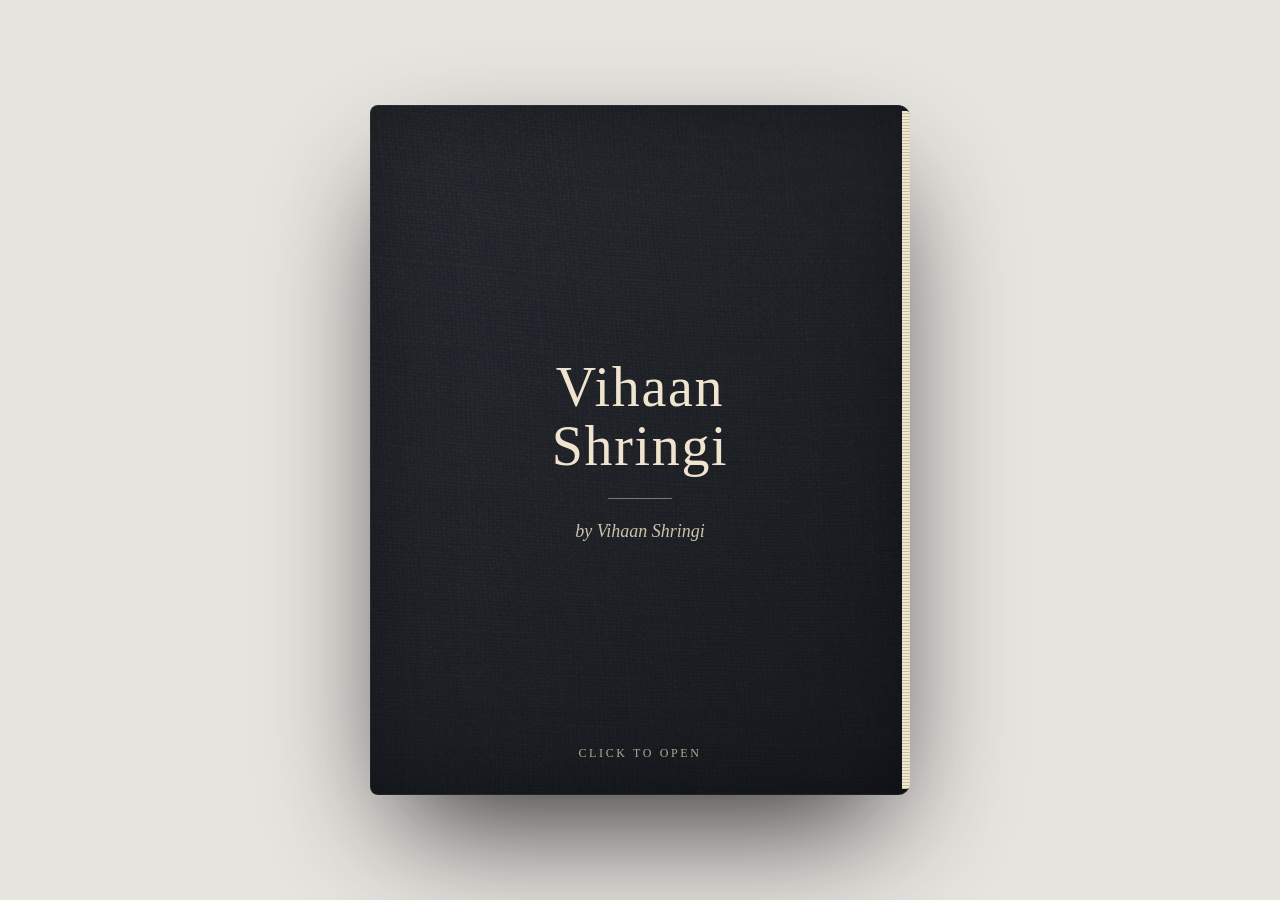
<file: index.html>
<!DOCTYPE html><html lang="en"><head>
<meta charset="UTF-8"/><meta name="viewport" content="width=device-width, initial-scale=1.0"/>
<title>Vihaan Shringi</title><link rel="icon" type="image/webp" href="favicon.webp"/><link rel="icon" type="image/png" href="favicon.png"/><link rel="apple-touch-icon" href="apple-touch-icon.png"/>
<style>
 *{margin:0;padding:0;box-sizing:border-box}
 html,body{height:100%}
 /* metrics are recomputed in JS from the rendered page width so the book scales
    as one piece (type, margins, photos) instead of only the frame shrinking */
 :root{--pad:56px;--padb:46px;--picw:205px;--capfs:12.5px}
 body{font-family:"Times New Roman",Times,serif;overflow:hidden;display:flex;align-items:center;justify-content:center;
   background:#e7e5e0;-webkit-text-size-adjust:100%}
 /* Lock the real proportions instead of stretching to fill the viewport: a page
    is 540x690 (0.7826), the open book 1080x690 (1.5652). Width is capped by BOTH
    the viewport width and the width that height allows, so the book always keeps
    its shape and the background letterboxes around it — same as on desktop. */
 .book{position:relative;width:min(1080px,93vw,85vh * 1.5652);aspect-ratio:1080/690;display:flex;perspective:2200px;border-radius:7px;box-shadow:0 54px 120px -26px rgba(0,0,0,.78),0 10px 34px rgba(0,0,0,.45)}
 /* portrait phones: one page at a time, at that page's true 540:690 shape */
 body.single .book{width:min(560px,94vw,78vh * 0.7826);aspect-ratio:540/690;box-shadow:0 30px 70px -20px rgba(0,0,0,.7),0 6px 20px rgba(0,0,0,.4)}
 body.single .page.right,body.single .spine{display:none}
 body.single .page.left{border-radius:7px;box-shadow:0 0 0 1px rgba(60,45,20,.10)}
 body.single .page.left::before{background:linear-gradient(90deg,rgba(60,45,20,.10),transparent 9%)}
 body.single #flip{width:100%}
 /* landscape phones are short: pull the book in via width (never height, which
    would break the aspect ratio) so the nav has room below it */
 @media (max-height:460px) and (orientation:landscape){
   .book{width:min(1080px,93vw,78vh * 1.5652)} .nav{bottom:5px} .nav button{padding:4px 11px;font-size:12px}
 }
 /* the cover's 52px inset is a big share of a phone-width page */
 @media (max-width:820px){ .clothbook{padding:34px} .cover-open{bottom:22px} }
 .page{position:relative;flex:1;overflow:hidden;background:url("media/paper.jpg") center/cover,#f4ecd8}
 .page.left{border-radius:7px 0 0 7px;box-shadow:-3px 0 0 #e7dcc0,-6px 0 0 #ddd1b2,-9px 0 0 #d3c6a4,-12px 0 0 #cdbf9d}
 .page.left::before{content:"";position:absolute;inset:0;background:linear-gradient(90deg,rgba(60,45,20,.12),transparent 16%)}
 .page.right{border-radius:0 7px 7px 0;box-shadow:3px 0 0 #e7dcc0,6px 0 0 #ddd1b2,9px 0 0 #d3c6a4,12px 0 0 #cdbf9d;background-position:right center}
 .page.right::before{content:"";position:absolute;inset:0;background:linear-gradient(270deg,rgba(60,45,20,.12),transparent 16%)}
 .spine{position:absolute;top:0;bottom:0;left:50%;width:46px;transform:translateX(-50%);z-index:6;pointer-events:none;background:linear-gradient(90deg,rgba(0,0,0,0),rgba(40,28,12,.28) 48%,rgba(60,42,20,.4) 50%,rgba(40,28,12,.28) 52%,rgba(0,0,0,0))}
 .chead{position:absolute;top:48px;left:var(--pad);right:var(--pad);z-index:2} .chead.empty{display:none}
 .cyear{font-size:62px;line-height:1;color:#2a2014} .csub{font-style:italic;color:#8a7a52;font-size:16px;margin-top:8px}
 .flow{position:absolute;left:var(--pad);right:var(--pad);bottom:var(--padb);top:50px;color:#2a2014;z-index:1} .flow span{position:absolute;will-change:transform}
 .pageno{position:absolute;bottom:18px;width:100%;text-align:center;font-size:12px;color:#9a865c;font-style:italic;z-index:1}
 #flip{position:absolute;top:0;width:50%;height:100%;z-index:8;display:none;backface-visibility:hidden;background:url("media/paper.jpg") center/cover;box-shadow:0 0 40px rgba(0,0,0,.35)}
 /* covers (front + back) share the cloth look */
 .coverwrap{position:fixed;inset:0;z-index:40;display:flex;align-items:center;justify-content:center;pointer-events:none;opacity:0;transition:opacity .6s ease}
 /* the cover is a single page, so it keeps the same 540:690 shape as one */
 .clothbook{width:min(540px,78vw,84vh * 0.7826);aspect-ratio:540/690;border-radius:8px 12px 12px 8px;position:relative;padding:52px;color:#eee4cf;
   background:linear-gradient(135deg,rgba(22,32,44,.86),rgba(12,18,26,.92)),url("media/cover.jpg") center/cover;
   box-shadow:0 54px 120px -28px rgba(0,0,0,.8),inset 0 0 0 1px rgba(255,255,255,.06),inset 0 0 80px rgba(0,0,0,.35);
   transform-origin:left center;transition:transform 1s cubic-bezier(.5,.05,.2,1),opacity 1s ease}
 .clothbook::after{content:"";position:absolute;right:0;top:6px;bottom:6px;width:8px;border-radius:0 4px 4px 0;background:repeating-linear-gradient(180deg,#efe7d3,#efe7d3 2px,#c9bd9c 2px,#c9bd9c 3px)}
 /* FRONT */
 #frontcover{pointer-events:auto;opacity:1}
 #frontcover .clothbook{cursor:pointer;display:flex;flex-direction:column;align-items:center;justify-content:center;text-align:center}
 .cover-title{font-size:clamp(34px,5vw,56px);line-height:1.05;letter-spacing:.03em} .cover-rule{width:64px;height:1px;background:rgba(238,228,207,.45);margin:22px 0}
 .cover-by{font-size:18px;font-style:italic;color:#ccc3ab} .cover-open{position:absolute;bottom:34px;font-size:12px;letter-spacing:.22em;text-transform:uppercase;color:#b3aa90}
 body.opened #frontcover{opacity:0;pointer-events:none} body.opened #frontcover .clothbook{transform:rotateY(-122deg)}
 /* BACK */
 #backcover .clothbook{border-radius:12px 8px 8px 12px;display:flex;flex-direction:column;justify-content:center}
 #backcover .clothbook::after{left:0;right:auto;border-radius:4px 0 0 4px}
 .bc-blurb{font-size:17px;line-height:1.6;font-style:italic;color:#ece2cc}
 .bc-ackh{margin-top:24px;font-size:11px;letter-spacing:.2em;text-transform:uppercase;color:#a99f86}
 .bc-ack{font-size:12.5px;line-height:1.6;color:#cfc6ae;margin-top:8px}
 .bc-colophon{position:absolute;bottom:30px;left:52px;right:52px;font-size:11px;color:#9a9078;font-style:italic;text-align:center}
 body.showback #backcover{opacity:1;pointer-events:auto} body.showback .book,body.showback .hint{opacity:0;pointer-events:none}
 #backcover .clothbook{transform:rotateY(40deg)} body.showback #backcover .clothbook{transform:rotateY(0)}
 .book,.nav,.hint{opacity:0}
 body.opened .book{opacity:1;transition:opacity .7s ease .5s} body.opened .nav,body.opened .hint{opacity:1;transition:opacity .6s ease .7s}
 body.showback .book{opacity:0!important;pointer-events:none;transition:opacity .4s ease}
 .nav{position:fixed;bottom:22px;left:50%;transform:translateX(-50%);z-index:50;display:flex;gap:18px;align-items:center;color:#2a2014;font-size:13px}
 .nav button{font-family:inherit;background:rgba(0,0,0,.32);color:#fff;border:1px solid rgba(255,255,255,.3);border-radius:99px;padding:7px 16px;cursor:pointer;font-size:13px}
 .nav button:hover{background:rgba(0,0,0,.46)} .nav button:disabled{opacity:.3;cursor:default}
 .hint{position:fixed;top:18px;left:50%;transform:translateX(-50%);z-index:20;color:#eef4ea;font-size:12px;font-style:italic;text-shadow:0 1px 4px rgba(0,0,0,.5)}
 .pic{position:fixed;z-index:15;user-select:none;-webkit-user-drag:none;touch-action:none;cursor:grab;filter:drop-shadow(0 12px 26px rgba(0,0,0,.45));will-change:left,top}
 body:not(.opened) .pic,body.showback .pic{display:none!important}
 .pic.photo{border:6px solid #fff;border-radius:2px;box-shadow:0 12px 30px rgba(0,0,0,.45)}
 .cap{position:fixed;z-index:15;width:var(--picw);text-align:center;font-style:italic;font-size:var(--capfs);line-height:1.3;color:#3a2e18;pointer-events:none;text-shadow:0 1px 0 rgba(255,255,255,.55)}
 body:not(.opened) .cap,body.showback .cap{display:none!important}
 body.grabbing,body.grabbing *{cursor:grabbing !important}
</style></head>
<body>
 <div class="coverwrap" id="frontcover"><div class="clothbook" id="frontBook"><div class="cover-title">Vihaan<br>Shringi</div><div class="cover-rule"></div><div class="cover-by">by Vihaan Shringi</div><div class="cover-open">click to open</div></div></div>
 <div class="coverwrap" id="backcover"><div class="clothbook">
   <div class="bc-ackh">catch my other platforms</div>
   <div class="bc-ack"><a href="mailto:vihaans@andrew.cmu.edu" style="color:#e3d8b6;text-decoration:underline">email</a> &middot; <a href="https://github.com/v1hns" target="_blank" rel="noopener" style="color:#e3d8b6;text-decoration:underline">github</a> &middot; <a href="https://linkedin.com/in/vihaan-shringi-4667b12b1" target="_blank" rel="noopener" style="color:#e3d8b6;text-decoration:underline">linkedin</a> &middot; <a href="https://x.com/v1hns" target="_blank" rel="noopener" style="color:#e3d8b6;text-decoration:underline">x</a> &middot; <a href="https://instagram.com/vhn1squests" target="_blank" rel="noopener" style="color:#e3d8b6;text-decoration:underline">instagram</a> &middot; <a href="https://presonance.tech" target="_blank" rel="noopener" style="color:#e3d8b6;text-decoration:underline">presonance</a></div>
   <div class="cover-rule"></div>
   <div class="bc-ackh">acknowledgements</div><div class="bc-ack">thanks to all my advisors, funders, and research pis for taking a risk on me; hope it paid off. and most of all, thanks to my mom for moving us out of india and telling me to learn cs.</div>
   <div class="bc-colophon">written, built &amp; bound by vihaan shringi &middot; 2026</div></div></div>
 <div class="book">
   <div class="page left"><div class="chead empty" id="hl"><div class="cyear"></div><div class="csub"></div></div><div class="flow" id="fl"></div><div class="pageno" id="pl"></div></div>
   <div class="spine"></div>
   <div class="page right"><div class="chead empty" id="hr"><div class="cyear"></div><div class="csub"></div></div><div class="flow" id="fr"></div><div class="pageno" id="pr"></div></div>
   <div id="flip"></div>
 </div>
 <div class="nav"><button id="prev">&#8617; cover</button><span id="counter"></span><button id="next">next &#8594;</button></div>
<script>
function createFlow(container, text, opts) {
  opts = opts || {};
  var fontSize = opts.fontSize || 18;
  var lineHeight = opts.lineHeight || 24;
  var color = opts.color || '#111';
  var padding = (opts.padding != null) ? opts.padding : 16;
  var getObstacles = opts.getObstacles || function () { return []; };
  var fontFamily = '"Times New Roman", Times, serif';

  var cw = container.clientWidth;
  var ch = container.clientHeight;

  // ---- Measure each word ONCE with canvas measureText ----
  var canvas = document.createElement('canvas');
  var ctx = canvas.getContext('2d');
  ctx.font = fontSize + 'px ' + fontFamily;
  var spaceW = ctx.measureText(' ').width;

  var rawWords = text.split(/\s+/).filter(function (w) { return w.length > 0; });
  // Precompute immutable word records: text + measured width.
  var words = new Array(rawWords.length);
  for (var i = 0; i < rawWords.length; i++) {
    words[i] = { text: rawWords[i], w: ctx.measureText(rawWords[i]).width };
  }

  // ---- Reusable span pool ----
  // Spans are created lazily and kept; relayout reuses them by index and
  // hides any surplus rather than destroying nodes.
  var pool = [];
  function acquire(idx) {
    var s = pool[idx];
    if (!s) {
      s = document.createElement('span');
      s.style.position = 'absolute';
      s.style.top = '0';
      s.style.left = '0';
      s.style.font = fontSize + 'px ' + fontFamily;
        s.style.whiteSpace = 'pre';
      s.style.willChange = 'transform';
      container.appendChild(s);
      pool[idx] = s;
    }
    return s;
  }

  // ---- Free-interval computation for a horizontal band ----
  // Returns array of [x0,x1] free intervals within [0,cw], obstacles expanded
  // by padding. Reuses a scratch array to avoid per-call allocation churn.
  var blockedScratch = [];
  function freeIntervals(bandTop, bandBot, obstacles) {
    blockedScratch.length = 0;
    for (var k = 0; k < obstacles.length; k++) {
      var o = obstacles[k];
      var bx0, bx1;
      if (o.type === 'rect') {
        var oy0 = o.y - padding, oy1 = o.y + o.h + padding;
        if (bandBot <= oy0 || bandTop >= oy1) continue; // band doesn't cross
        bx0 = o.x - padding;
        bx1 = o.x + o.w + padding;
      } else { // circle
        var R = o.r + padding;
        // Use the y within the band closest to the circle center, so the
        // blocked interval is the WIDEST chord the band's full height sees
        // (a word box spans the whole band, not just its mid-y).
        var nearY = o.cy;
        if (nearY < bandTop) nearY = bandTop;
        else if (nearY > bandBot) nearY = bandBot;
        var dy = nearY - o.cy;
        if (dy < 0) dy = -dy;
        if (dy >= R) continue; // band doesn't reach the expanded circle
        var half = Math.sqrt(R * R - dy * dy);
        bx0 = o.cx - half;
        bx1 = o.cx + half;
      }
      if (bx1 <= 0 || bx0 >= cw) continue;
      if (bx0 < 0) bx0 = 0;
      if (bx1 > cw) bx1 = cw;
      blockedScratch.push([bx0, bx1]);
    }
    if (blockedScratch.length === 0) return [[0, cw]];
    blockedScratch.sort(function (a, b) { return a[0] - b[0]; });
    // merge overlapping blocked intervals
    var merged = [];
    var cur = blockedScratch[0].slice();
    for (var m = 1; m < blockedScratch.length; m++) {
      var iv = blockedScratch[m];
      if (iv[0] <= cur[1]) { if (iv[1] > cur[1]) cur[1] = iv[1]; }
      else { merged.push(cur); cur = iv.slice(); }
    }
    merged.push(cur);
    // complement -> free intervals
    var free = [];
    var x = 0;
    for (var f = 0; f < merged.length; f++) {
      if (merged[f][0] > x) free.push([x, merged[f][0]]);
      x = merged[f][1];
    }
    if (x < cw) free.push([x, cw]);
    return free;
  }

  var leftover = 0;       // words that did not fit in the last pass

  function relayout() {
    var obstacles = getObstacles() || [];
    var spanIdx = 0;        // index into pool / placed-word cursor
    var wi = 0;             // next word to place

    for (var y = 0; y + lineHeight <= ch && wi < words.length; y += lineHeight) {
      var bandTop = y;
      var bandBot = y + lineHeight;
      var free = freeIntervals(bandTop, bandBot, obstacles);

      var baselineTop = y + (lineHeight - fontSize) / 2; // vertical centering in band

      // Fill each free interval left-to-right with the pending words.
      for (var s = 0; s < free.length && wi < words.length; s++) {
        var segX1 = free[s][1];
        var penX = free[s][0];
        var first = true;
        while (wi < words.length) {
          var word = words[wi];
          var need = (first ? 0 : spaceW) + word.w;
          if (penX + need > segX1) break; // word won't fit -> try next free segment
          if (!first) penX += spaceW;
          var span = acquire(spanIdx++);
          span.textContent = word.text;
          span.style.display = 'block';
          span.style.transform = 'translate(' + penX + 'px,' + baselineTop + 'px)';
          penX += word.w;
          wi++;
          first = false;
        }
      }
    }

    // Words the band loop never reached: the column ran out of height. Callers
    // use this to shrink the type until the page holds all of it, rather than
    // letting the tail of a paragraph silently vanish off the bottom edge.
    leftover = words.length - wi;

    // Hide surplus spans from a previous (longer) layout.
    for (var h = spanIdx; h < pool.length; h++) {
      if (pool[h] && pool[h].style.display !== 'none') pool[h].style.display = 'none';
    }
  }

  relayout();
  return { relayout: relayout, overflow: function () { return leftover; } };
}
 const STRIPS={"diver": [[0.3443, 0.368, 0.0, 0.0455], [0.3005, 0.3644, 0.0455, 0.0909], [0.2868, 0.3178, 0.0909, 0.1364], null, [0.2685, 0.3132, 0.1818, 0.2273], [0.1534, 0.3114, 0.2273, 0.2727], [0.1014, 0.2639, 0.2727, 0.3182], [0.0849, 0.3352, 0.3182, 0.3636], [0.0822, 0.4502, 0.3636, 0.4091], [0.0858, 0.5151, 0.4091, 0.4545], [0.0858, 0.579, 0.4545, 0.5], [0.0932, 0.5936, 0.5, 0.5455], [0.1068, 0.8712, 0.5455, 0.5909], [0.1096, 0.9306, 0.5909, 0.6364], [0.0995, 0.9881, 0.6364, 0.6818], [0.0137, 0.9881, 0.6818, 0.7273], [0.011, 0.9726, 0.7273, 0.7727], [0.4977, 0.9543, 0.7727, 0.8182], [0.5671, 0.9406, 0.8182, 0.8636], [0.642, 0.9626, 0.8636, 0.9091], [0.8566, 0.9571, 0.9091, 0.9545], [0.8822, 0.9279, 0.9545, 1.0]]}, PAGES=[{"head": {"big": "why this book", "sub": ""}, "pics": [{"src": "media/photos/IMG_6629.JPG", "photo": true, "rot": -3, "x": 0.33, "y": 0.52}, {"src": "media/photos/linkedin-pfp.jpg", "photo": true, "rot": 3, "x": 0.04, "y": 0.18}], "text": "i made this less as a portfolio and more as a small book, because personal websites always seem to just be a retelling of a resume and i thought that was stupid. i added real time rendering just cuz i think its cool. in this book you will go back from 2026-2020, seeing my experiences and cool shit i did in general in csml. thx for reading!"}, {"head": {"big": "2026", "sub": ""}, "pics": [{"src": "media/screens/presonance-desktop.png", "photo": true, "rot": 3, "x": 0.78, "y": 0.12}, {"src": "media/photos/03232026_AIValley_CMU-27.jpg", "photo": true, "rot": -3, "x": 0.54, "y": 0.66}], "text": "a lot happened this year. in april i started presonance, and i'm the co-founder and ceo. it's a small comp-neuro lab working on quantifying emotional responses with neuroforecasting. we're a team of 8 now, backed by pear and peter bell, working w/ teams at meta and others, and we're standing up our own eeg pipeline so we collect the neural data ourselves. i am also working on reward hacking and reward function change responses research in rl under the kolter lab at cmu, with some people at the frontier of the space which is cool as fuck. i just solo authored a neural decoding paper and am going to present it at neurips which is super exciting! i am also studying cs full time at cmu. (keep reading)"}, {"head": {"big": "2026", "sub": ""}, "pics": [{"src": "media/photos/harvard.png", "photo": true, "rot": 2, "x": 0.30, "y": 0.15}, {"src": "media/photos/skydive.jpg", "photo": true, "rot": -3, "x": 0.02, "y": 0.45}, {"src": "media/photos/drawing.jpg", "photo": true, "rot": 3, "x": 0.30, "y": 0.63, "caption": "me trying to do math & draw a dog 100ft underwater"}], "text": "came in w/ a 4.0 from a semester i studied at cmu before this. i've been hosting tech demos and hackathons with aivalley, w/ some rlly cool ppl @ labs like openai, mbzuai, and travel a lot for that so i might catch you in any city. wrapped up my internship at isb. this yr i've also done a lot of hackathons: yc, harvard, others. won most innovative at harvard, apify track at an aws one, more. also got my advanced diving license and jumped off a plane :p"}, {"head": {"big": "2025", "sub": ""}, "pics": [{"src": "media/photos/isbpic.png", "photo": true, "rot": -2, "x": 0.80, "y": 0.14, "w": 155}, {"src": "media/photos/pokerstan.jpg", "photo": true, "rot": 3, "x": 0.51, "y": 0.60}], "text": "this yr was very research and early building focused. got funded 150k for ai trading bots i devved, started working as a machine learning researcher at the institute for systems biology, where i built diagnostic and prognostic models for preeclampsia, won washington state's science fair w/ a 3d ct scan based brain stroke diagnostic cnn, studied applied stats and ml at stanford, built and scaled uplift to 3k students (keep reading)"}, {"head": {"big": "2024", "sub": ""}, "pics": [{"src": "media/photos/oncoscan-site.png", "photo": true, "rot": 2, "x": 0.30, "y": 0.15}, {"src": "media/photos/cmu-precollege.png", "photo": true, "rot": -3, "x": 0.02, "y": 0.46}], "text": "at sixteen, in august, i founded oncoscan.ai; i built and patented an oral cancer detection model, found national partnerships with hospitals and oncologists, got compute from aws. earlier that summer i started a nonprofit called the uplift network, wrote a csml program, began scaling to diff schools. i also did cmu pre-college and stanford's summer ai program that year. also bet one of my buds 100 dollars id go to cmu cs. easy money."}, {"sections": [{"head": {"big": "2023", "sub": ""}, "text": "started ml research in comp bio and cv. did a few diabetes and cancer detection models through cv and rf-type approaches, worked w/ students from stanford and cmu, tons of general projects."}, {"head": {"big": "2020", "sub": ""}, "text": "first learned cs cuz my mom said it will help us get rich."}], "pics": [{"src": "media/photos/code-2023.png", "photo": true, "rot": -3, "x": 0.70, "y": 0.13}]}];
 const fl=document.getElementById('fl'),fr=document.getElementById('fr'),hl=document.getElementById('hl'),hr=document.getElementById('hr');
 let pics=[];
 function attachDrag(p){p.addEventListener('pointerdown',e=>{drag=p;const r=p.getBoundingClientRect();ox=e.clientX-r.left;oy=e.clientY-r.top;document.body.classList.add('grabbing');p.setPointerCapture(e.pointerId);e.preventDefault();});}
 function getPic(i){let p=pics[i];if(!p){p=document.createElement('img');p.className='pic';p.alt='';p.dataset.on='';document.body.appendChild(p);attachDrag(p);pics[i]=p;}return p;}
 function pagePics(pg){if(!pg)return[];if(pg.pics)return pg.pics;if(pg.pic)return[pg.pic];return[];}
 const SLOTS={L:[[0.28,0.54],[0.17,0.20]],R:[[0.72,0.30],[0.63,0.63]]};
 let caps=[];
 function mkCap(){const c=document.createElement('div');c.className='cap';c.dataset.on='';document.body.appendChild(c);return c;}
 function placeCap(el){const c=el._cap;if(!c)return;c.style.left=el.style.left;c.style.top=(parseFloat(el.style.top)+el.offsetHeight+8)+'px';}
 /* ---- responsive mode ----------------------------------------------------
    portrait phone  -> SINGLE: one page per view, swipe/tap page by page
    anything else   -> spread: the two-page book
    Everything is sized off SC, the rendered page width over the 540px the
    layout was drawn at, so type/margins/photos shrink together. */
 const mqSingle=matchMedia('(max-width:820px) and (orientation:portrait)');
 let SINGLE=mqSingle.matches,COARSE=matchMedia('(pointer:coarse)').matches;
 const bookEl=document.querySelector('.book');
 function ppv(){return SINGLE?1:2;}
 function viewCount(){return Math.ceil(PAGES.length/ppv());}
 /* A landscape phone is ~390px tall, so the book ends up far wider-vs-shorter
    than the 1080x690 it was drawn at. Scaling everything off width alone makes
    photos (sized by width, but tall) spill past the bottom edge. So: two axes.
      SCT - type: mostly width, but capped by height so headings stop colliding
                  with photos whose y is a fraction of a now-short page
      SCP - photos: must fit BOTH axes, hence the min */
 let SCW=1,SCH=1,SCT=1,SCP=1,PICADJ=1,FS=18,LH=29,PAD=56,PADB=46,HTOP=48;
 function computeMetrics(){
   const r=bookEl.getBoundingClientRect(),w=r.width/ppv(),h=r.height;
   SCW=Math.max(.4,Math.min(1,w/540));
   SCH=Math.max(.35,Math.min(1,h/690));
   SCT=Math.min(SCW,SCH*1.25); SCP=Math.min(SCW,SCH);
   FS=Math.max(13,18*SCT); LH=Math.max(19,29*SCT);
   PAD=Math.max(18,56*SCW); PADB=Math.max(14,46*SCH); HTOP=Math.max(14,48*SCH);
   const s=document.documentElement.style;
   s.setProperty('--pad',PAD+'px'); s.setProperty('--padb',PADB+'px');
   s.setProperty('--picw',Math.round(205*SCP*PICADJ)+'px');
   s.setProperty('--capfs',Math.max(10,12.5*SCT)+'px');
 }
 let mx=-999,my=-999,spread=0,view='front',leftApis=[],rightApis=[];
 const leftPage=document.querySelector('.page.left'),rightPage=document.querySelector('.page.right');
 function setHead(el,head){if(!head){el.classList.add('empty');return;}el.classList.remove('empty');const y=el.querySelector('.cyear'),s=el.querySelector('.csub');y.textContent=head.big;
   /* a year is short and can stay big; a phrase like "why this book" has to wrap
      inside the page, so it gets the smaller size and scales down further */
   y.style.fontSize=Math.round((/^\d+$/.test(head.big)?62:36)*SCT)+'px';y.style.lineHeight=1.05;
   s.style.fontSize=Math.max(11,16*SCT)+'px';s.textContent=head.sub||'';s.style.display=head.sub?'block':'none';}
 function renderSide(pageEl,headEl,flowEl,page,getObs,fs,lh){
   fs=fs||FS; lh=lh||LH;
   pageEl.querySelectorAll('.xsec').forEach(n=>n.remove());
   const secs=page?(page.sections||[{head:page.head,text:page.text}]):[];
   /* vertical rhythm scales with SC; headEl.offsetHeight is measured rather than
      assumed because a wrapped title is taller than a one-line year */
   const FT=Math.max(20,50*SCH),PADP=Math.max(8,12*SCW),GAP=Math.max(8,16*SCH);
   headEl.style.top=HTOP+'px';
   if(secs.length===0){setHead(headEl,null);flowEl.innerHTML='';flowEl.style.top=FT+'px';flowEl.style.bottom=PADB+'px';flowEl.style.height='';return[];}
   if(secs.length===1){const s=secs[0];setHead(headEl,s.head);
     flowEl.style.top=(s.head?HTOP+headEl.offsetHeight+GAP:FT)+'px';flowEl.style.bottom=PADB+'px';flowEl.style.height='';flowEl.innerHTML='';
     return[createFlow(flowEl,s.text,{fontSize:fs,lineHeight:lh,padding:PADP,getObstacles:()=>getObs(flowEl)})];}
   const H=pageEl.clientHeight,TOP=Math.max(14,44*SCH),band=(H-TOP-PADB)/secs.length,apis=[];
   secs.forEach((s,i)=>{const top=TOP+i*band;let hd,fw;
     if(i===0){hd=headEl;fw=flowEl;setHead(hd,s.head);hd.style.top=TOP+'px';}
     else{hd=document.createElement('div');hd.className='chead xsec';hd.style.top=top+'px';hd.innerHTML='<div class="cyear"></div><div class="csub"></div>';pageEl.appendChild(hd);setHead(hd,s.head);
       fw=document.createElement('div');fw.className='flow xsec';fw.style.bottom='auto';pageEl.appendChild(fw);}
     const hh=s.head?hd.offsetHeight+Math.max(6,12*SCH):Math.max(6,12*SCH);
     if(i===0){fw.style.top=(TOP+hh)+'px';fw.innerHTML='';}else{fw.style.top=(top+hh)+'px';}
     fw.style.bottom='auto';fw.style.height=Math.max(40,band-hh-Math.max(6,12*SCH))+'px';
     apis.push(createFlow(fw,s.text,{fontSize:fs,lineHeight:lh,padding:PADP,getObstacles:()=>getObs(fw)}));});
   return apis;}
 function obstaclesFor(el){const pr=el.getBoundingClientRect(),obs=[];for(const pic of pics.concat(caps)){if(!pic||!pic.dataset.on)continue;const r=pic.getBoundingClientRect();if(r.right<pr.left||r.left>pr.right||r.bottom<pr.top||r.top>pr.bottom)continue;const k=pic.dataset.strips;if(k&&STRIPS[k]){for(const s of STRIPS[k]){if(!s)continue;obs.push({type:'rect',x:r.left-pr.left+s[0]*r.width,y:r.top-pr.top+s[2]*r.height,w:(s[1]-s[0])*r.width,h:(s[3]-s[2])*r.height});}}else obs.push({type:'rect',x:r.left-pr.left,y:r.top-pr.top,w:r.width,h:r.height});}if(mx>-900)obs.push({type:'circle',cx:mx-pr.left,cy:my-pr.top,r:40});return obs;}
 function renderPics(){
   const bk=bookEl.getBoundingClientRect(),n=ppv();
   const li=spread*n,ri=n===2?li+1:-1,L=PAGES[li],R=ri>=0?PAGES[ri]:null;
   const items=[];
   pagePics(L).forEach((p,i)=>items.push([p,'L',i,li]));
   if(R)pagePics(R).forEach((p,i)=>items.push([p,'R',i,ri]));
   let idx=0;
   for(const it of items){
     const p=it[0],side=it[1],si=it[2],abs=it[3],pi=idx++,el=getPic(pi);
     el.dataset.on='1';el.style.display='block';el.className='pic'+(p.photo?' photo':'');
     if(p.strips)el.dataset.strips=p.strips;else el.removeAttribute('data-strips');
     const w=Math.round((p.w||(p.photo?205:200))*SCP*PICADJ);
     el.style.width=w+'px';el.style.transform='rotate('+(p.rot||0)+'deg)';
     let fx,fy;
     if(p.x!=null){fx=p.x;fy=p.y;}
     else{const arr=SLOTS[side],s=arr[si]||arr[arr.length-1];fx=s[0];fy=s[1];}
     /* x/y are fractions of the whole two-page spread. Showing one page means
        that page's half of the range has to stretch back across the full width:
        even pages sit in [0,.5], odd pages in [.5,1]. */
     if(SINGLE)fx=(fx-((abs%2)?0.5:0))*2;
     /* Caption is set before clamping because it hangs *below* the photo and so
        counts toward how far down the photo may sit. */
     const cap=caps[pi]||(caps[pi]=mkCap());el._cap=null;
     if(p.caption){cap.textContent=p.caption;cap.dataset.on='1';cap.style.display='block';cap.style.transform='rotate('+(p.rot||0)+'deg)';el._cap=cap;}
     else{cap.dataset.on='';cap.style.display='none';}
     /* y was authored against a 690px-tall book; on a short screen the photo
        (plus its caption) can run off the bottom, so clamp to real rendered
        sizes — offsetHeight is 0 until the image loads, hence the onload refit */
     const ph=el.offsetHeight||Math.round(w*1.35),ch=p.caption?(cap.offsetHeight+8):0;
     const maxX=1-(w+8)/bk.width,maxY=1-(ph+ch+6)/bk.height;
     fx=Math.max(0.01,Math.min(fx,Math.max(0.01,maxX)));
     fy=Math.max(0.01,Math.min(fy,Math.max(0.01,maxY)));
     el.style.left=(bk.left+bk.width*fx)+'px';el.style.top=(bk.top+bk.height*fy)+'px';
     /* On load the photo finally has real dimensions: re-place it (clamped
        against its true height) and re-fit the type around it, since until now
        it was a zero-height obstacle. Safe against recursion — src is only
        assigned when it changes, so this second pass can't refire onload. */
     if(el.getAttribute('src')!==p.src){el.src=p.src;el.onload=()=>{renderPics();scheduleRefit();relayout();};}
     placeCap(el);
   }
   for(let h=idx;h<pics.length;h++){if(pics[h]){pics[h].dataset.on='';pics[h].style.display='none';}if(caps[h]){caps[h].dataset.on='';caps[h].style.display='none';}}}
 /* Step the type down until every word fits. A short landscape page can't hold
    the text at full size and the flow engine drops the remainder, so measure
    and retry rather than let paragraphs lose their endings.
    Must run with photos at their REAL size: an <img> that hasn't loaded is
    0px tall, so the text looks like it fits and this exits too early. Hence
    the refit on image load below. */
 function tryFit(floor){
   const n=ppv(),li=spread*n,ri=n===2?li+1:-1,L=PAGES[li],R=ri>=0?PAGES[ri]:null;
   let fs=FS,lh=LH;
   for(let i=0;i<10;i++){
     leftApis=renderSide(leftPage,hl,fl,L,obstaclesFor,fs,lh);
     rightApis=n===2?renderSide(rightPage,hr,fr,R,obstaclesFor,fs,lh):[];
     const apis=leftApis.concat(rightApis);
     apis.forEach(a=>a&&a.relayout());
     if(!apis.some(a=>a&&a.overflow&&a.overflow()>0))return true;
     if(fs<=floor)return false;
     fs*=0.94; lh*=0.94;
   }
   return false;
 }
 /* Two levers, tried in order of least damage: shrink the type, and if a page
    still can't hold its words, shrink the photos to give the text room back.
    Needed once the book keeps its true aspect ratio — a landscape phone's book
    is small, and pages with three photos couldn't fit their text on type alone. */
 function fitType(){
   const rounds=[[1,11.5],[0.85,11],[0.72,10],[0.58,8.5]];
   for(let r=0;r<rounds.length;r++){
     const adj=rounds[r][0];
     if(PICADJ!==adj){PICADJ=adj;if(view==='spread')renderPics();}
     if(tryFit(rounds[r][1]))return;
   }
 }
 let refitQ=false;
 function scheduleRefit(){if(refitQ)return;refitQ=true;requestAnimationFrame(()=>{refitQ=false;PICADJ=1;if(view==='spread')renderPics();fitType();});}
 function buildSpread(){computeMetrics();
   const n=ppv(),li=spread*n,ri=n===2?li+1:-1,L=PAGES[li],R=ri>=0?PAGES[ri]:null;
   document.getElementById('pl').textContent=L?(li+1):'';
   document.getElementById('pr').textContent=R?(ri+1):'';
   refreshNav();
   PICADJ=1;
   if(view==='spread')renderPics();
   fitType();
   relayout();}
 function refreshNav(){document.getElementById('counter').textContent=view==='back'?'back cover':(spread+1)+' / '+viewCount();document.getElementById('prev').innerHTML=(view==='spread'&&spread<=0)?'&#8617; cover':'&#8592; prev';document.getElementById('next').disabled=(view==='back');}
 let q=false;function relayout(){if(q)return;q=true;requestAnimationFrame(()=>{q=false;leftApis.forEach(a=>a&&a.relayout());rightApis.forEach(a=>a&&a.relayout());});}
 const flip=document.getElementById('flip');
 function turn(dir,after){const fwd=dir>0;flip.style.display='block';
   /* two-page: the leaf hinges on the spine down the middle.
      one-page: the whole page is the leaf, hinging on its left edge. */
   if(SINGLE){flip.style.left='0';flip.style.transformOrigin='left center';}
   else{flip.style.left=fwd?'50%':'0';flip.style.transformOrigin=fwd?'left center':'right center';}
   flip.style.transition='none';flip.style.transform='rotateY(0deg)';requestAnimationFrame(()=>{flip.style.transition='transform .6s ease';flip.style.transform='rotateY('+(fwd?-160:160)+'deg)';});setTimeout(after,300);setTimeout(()=>{flip.style.display='none';},640);}
 let drag=null,ox=0,oy=0;
 /* the cursor pushes a hole in the text — a nice desktop touch, but on a phone
    a finger would leave a hole parked wherever you last tapped, so skip it */
 addEventListener('pointermove',e=>{if(!COARSE){mx=e.clientX;my=e.clientY;}if(drag){drag.style.left=(e.clientX-ox)+'px';drag.style.top=(e.clientY-oy)+'px';if(drag._cap)placeCap(drag);}relayout();});
 addEventListener('pointerup',()=>{drag=null;document.body.classList.remove('grabbing');});
 function openBook(){view='spread';spread=0;document.body.classList.remove('showback');document.body.classList.add('opened');buildSpread();}
 function closeFront(){view='front';document.body.classList.remove('opened','showback');pics.forEach(p=>{p.style.display='none';p.dataset.on='';});}
 function showBack(){view='back';pics.forEach(p=>{p.style.display='none';p.dataset.on='';});document.body.classList.add('showback');refreshNav();}
 function go(d){
   if(view==='front'){if(d>0)openBook();return;}
   if(view==='back'){if(d<0){document.body.classList.remove('showback');view='spread';spread=viewCount()-1;buildSpread();}return;}
   // spread
   if(d>0){ if(spread<viewCount()-1)turn(d,()=>{spread++;buildSpread();}); else showBack(); }
   else { if(spread>0)turn(d,()=>{spread--;buildSpread();}); else closeFront(); }
 }
 document.getElementById('next').onclick=()=>go(1);
 document.getElementById('prev').onclick=()=>go(-1);
 addEventListener('keydown',e=>{if(e.key==='ArrowRight')go(1);if(e.key==='ArrowLeft')go(-1);});
 /* Rotating the phone must not lose your place: convert the view index through
    the underlying page number, which is the one thing both modes agree on. */
 function applyMode(){
   const want=mqSingle.matches;COARSE=matchMedia('(pointer:coarse)').matches;
   if(want===SINGLE)return false;
   const page=SINGLE?spread:spread*2;
   SINGLE=want;document.body.classList.toggle('single',SINGLE);
   spread=SINGLE?page:Math.floor(page/2);
   spread=Math.max(0,Math.min(spread,viewCount()-1));
   return true;
 }
 /* rotating on the cover still has to fix the page count behind it */
 function onViewportChange(){applyMode();if(view==='spread')buildSpread();else refreshNav();}
 addEventListener('resize',onViewportChange);
 addEventListener('orientationchange',()=>setTimeout(onViewportChange,120));
 if(mqSingle.addEventListener)mqSingle.addEventListener('change',onViewportChange);

 /* swipe to turn pages; a swipe that starts on a photo is a drag, not a turn */
 let sx=0,sy=0,st=0,sw=false;
 addEventListener('touchstart',e=>{
   if(e.target.closest&&e.target.closest('.pic')){sw=false;return;}
   const t=e.touches[0];sx=t.clientX;sy=t.clientY;st=Date.now();sw=true;},{passive:true});
 addEventListener('touchend',e=>{
   if(!sw)return;sw=false;
   const t=e.changedTouches[0],dx=t.clientX-sx,dy=t.clientY-sy;
   if(Date.now()-st<700&&Math.abs(dx)>45&&Math.abs(dx)>Math.abs(dy)*1.5)go(dx<0?1:-1);},{passive:true});

 document.getElementById('frontBook').addEventListener('click',openBook);
 document.body.classList.toggle('single',SINGLE);
 function boot(){computeMetrics();buildSpread();}
 if(document.readyState==='complete')boot();else addEventListener('load',boot);
</script></body></html>
</file>
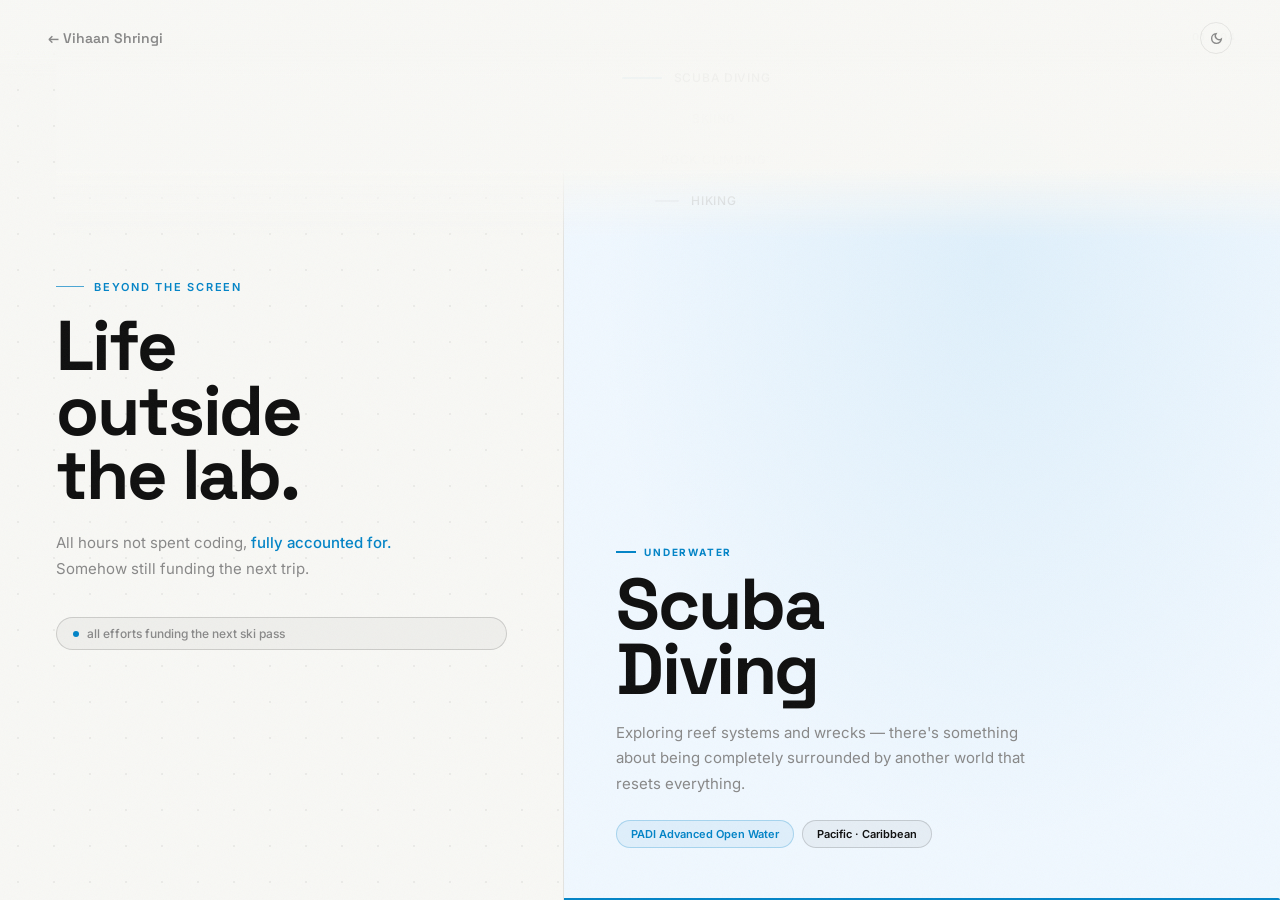
<file: hobbies.html>
<!DOCTYPE html>
<html lang="en">
<head>
  <meta charset="UTF-8" /><meta name="viewport" content="width=device-width, initial-scale=1.0" />
  <script>try{var t=localStorage.getItem('theme')||(window.matchMedia('(prefers-color-scheme:light)').matches?'light':'dark');document.documentElement.setAttribute('data-theme',t)}catch(e){}</script>
  <title>Hobbies — Vihaan Shringi</title>
  <link rel="icon" type="image/webp" href="favicon.webp" />
  <link rel="icon" type="image/png" href="favicon.png" />
  <link rel="apple-touch-icon" href="apple-touch-icon.png" />
  <link rel="preconnect" href="https://fonts.googleapis.com" />
  <link href="https://fonts.googleapis.com/css2?family=Space+Grotesk:wght@300;400;500;600;700&family=Inter:wght@300;400;500;600&display=swap" rel="stylesheet" />
  <style>
    *, *::before, *::after { box-sizing:border-box; margin:0; padding:0; }
    :root {
      --bg:#080808; --surface:#0f0f0f; --surface2:#161616;
      --border:rgba(255,255,255,0.07); --border2:rgba(255,255,255,0.13);
      --text:#ebebeb; --muted:#555; --accent:#38bdf8;
    }
    [data-theme="light"] {
      --bg:#f8f8f5; --surface:#efefec; --surface2:#e6e6e3;
      --border:rgba(0,0,0,0.08); --border2:rgba(0,0,0,0.15);
      --text:#0f0f0f; --muted:#888; --accent:#0284c7;
    }
    html,body { height:100%; overflow:hidden; }
    body { background:var(--bg); color:var(--text); font-family:'Inter',sans-serif; -webkit-font-smoothing:antialiased; }
    h1,h2,h3 { font-family:'Space Grotesk',sans-serif; }
    * { cursor:none !important; }
    @media(max-width:820px){ *{ cursor:auto !important; } }

    /* NOISE */
    .noise { position:fixed; inset:0; z-index:200; pointer-events:none; opacity:0.04;
      background-image:url("data:image/svg+xml,%3Csvg viewBox='0 0 256 256' xmlns='http://www.w3.org/2000/svg'%3E%3Cfilter id='n'%3E%3CfeTurbulence type='fractalNoise' baseFrequency='0.9' numOctaves='4' stitchTiles='stitch'/%3E%3C/filter%3E%3Crect width='100%25' height='100%25' filter='url(%23n)'/%3E%3C/svg%3E");
      background-size:200px 200px; }
    body::before { content:''; position:fixed; inset:0; background-image:radial-gradient(rgba(255,255,255,0.022) 1px, transparent 1px); background-size:36px 36px; pointer-events:none; z-index:0; }
    [data-theme="light"] body::before { background-image:radial-gradient(rgba(0,0,0,0.05) 1px, transparent 1px); }

    /* CURSOR */
    #cursor { position:fixed; width:8px; height:8px; background:var(--accent); border-radius:50%; pointer-events:none; z-index:9999; transform:translate(-50%,-50%); mix-blend-mode:difference; transition:width .15s,height .15s; }
    #cursor-ring { position:fixed; width:36px; height:36px; border:1.5px solid rgba(56,189,248,0.3); border-radius:50%; pointer-events:none; z-index:9998; transform:translate(-50%,-50%); transition:width .22s,height .22s,border-color .22s; }
    body.hovered #cursor { width:5px; height:5px; }
    body.hovered #cursor-ring { width:52px; height:52px; border-color:rgba(56,189,248,0.55); }
    [data-theme="light"] #cursor-ring { border-color:rgba(2,132,199,0.3); }
    @media(max-width:820px){ #cursor,#cursor-ring{ display:none; } }

    /* NAV */
    nav { position:fixed; top:0; width:100%; z-index:100; padding:22px 48px; display:flex; align-items:center; justify-content:space-between; }
    nav::after { content:''; position:absolute; inset:0; background:linear-gradient(to bottom,rgba(8,8,8,0.97) 65%,transparent); pointer-events:none; }
    [data-theme="light"] nav::after { background:linear-gradient(to bottom,rgba(248,248,245,0.97) 65%,transparent); }
    .back-link { font-family:'Space Grotesk',sans-serif; font-weight:600; font-size:14px; color:var(--muted); text-decoration:none; position:relative; z-index:1; transition:color .2s; display:flex; align-items:center; gap:8px; }
    .back-link:hover { color:var(--text); }
    .nav-right { display:flex; align-items:center; gap:20px; position:relative; z-index:1; }
    .theme-toggle { background:transparent; border:1px solid var(--border); border-radius:99px; width:32px; height:32px; display:flex; align-items:center; justify-content:center; cursor:none; transition:border-color .2s; color:var(--muted); padding:0; flex-shrink:0; }
    .theme-toggle:hover { border-color:var(--border2); color:var(--text); }

    /* LAYOUT */
    .page-wrap { display:flex; height:100vh; }

    /* LEFT PANEL */
    .left-panel { width:44%; display:flex; flex-direction:column; justify-content:center; padding:90px 56px 60px; position:relative; z-index:1; flex-shrink:0; }
    .eyebrow { font-size:11px; font-weight:600; color:var(--accent); letter-spacing:0.16em; text-transform:uppercase; margin-bottom:20px; display:flex; align-items:center; gap:10px; }
    .eyebrow::before { content:''; width:28px; height:1px; background:var(--accent); opacity:0.7; }
    .page-title { font-size:clamp(48px,5.5vw,80px); font-weight:700; line-height:0.92; letter-spacing:-0.03em; margin-bottom:22px; }
    .tagline { font-size:15px; color:var(--muted); line-height:1.7; max-width:340px; margin-bottom:36px; }
    .tagline em { color:var(--accent); font-style:normal; font-weight:500; }
    .funding-note {
      display:inline-flex; align-items:center; gap:8px;
      font-size:12px; font-weight:500; color:var(--muted);
      background:var(--surface); border:1px solid var(--border2);
      border-radius:99px; padding:8px 16px;
    }
    .funding-note .dot { width:6px; height:6px; border-radius:50%; background:var(--accent); animation:blink 2s ease infinite; flex-shrink:0; }
    @keyframes blink { 0%,100%{opacity:1} 50%{opacity:0.2} }

    /* HOBBY DOTS NAV */
    .hobby-dots { display:flex; flex-direction:column; gap:10px; margin-top:40px; }
    .hobby-dot-item { display:flex; align-items:center; gap:12px; padding:8px 0; cursor:none; transition:opacity .2s; opacity:0.4; }
    .hobby-dot-item.active { opacity:1; }
    .hobby-dot-item .dot-line { width:24px; height:2px; background:var(--border2); border-radius:2px; transition:width .4s, background .3s; }
    .hobby-dot-item.active .dot-line { width:40px; background:var(--accent); }
    .hobby-dot-item .dot-label { font-size:12px; font-weight:500; color:var(--muted); letter-spacing:0.06em; text-transform:uppercase; transition:color .2s; }
    .hobby-dot-item.active .dot-label { color:var(--text); }

    /* RIGHT PANEL — AD REEL */
    .right-panel { flex:1; position:relative; overflow:hidden; border-left:1px solid var(--border); }

    .reel-track { display:flex; flex-direction:column; height:100%; transition:transform .65s cubic-bezier(.4,0,.2,1); }
    .reel-slide { min-height:100vh; display:flex; flex-direction:column; justify-content:flex-end; padding:80px 52px 52px; position:relative; overflow:hidden; flex-shrink:0; }

    /* Slide backgrounds */
    .slide-bg { position:absolute; inset:0; z-index:0; transition:opacity .5s; }
    .slide-0 .slide-bg { background:radial-gradient(ellipse 80% 70% at 60% 30%, rgba(56,189,248,0.08) 0%, transparent 65%), linear-gradient(180deg,#040d1a,#071428); }
    .slide-1 .slide-bg { background:radial-gradient(ellipse 80% 70% at 40% 20%, rgba(147,210,255,0.07) 0%, transparent 65%), linear-gradient(180deg,#050a1a,#081525); }
    .slide-2 .slide-bg { background:radial-gradient(ellipse 80% 70% at 70% 40%, rgba(99,102,241,0.07) 0%, transparent 65%), linear-gradient(180deg,#07050f,#100c1e); }
    .slide-3 .slide-bg { background:radial-gradient(ellipse 80% 70% at 50% 25%, rgba(56,189,248,0.06) 0%, transparent 65%), linear-gradient(180deg,#030d18,#050f22); }
    [data-theme="light"] .slide-0 .slide-bg { background:radial-gradient(ellipse at 60% 30%,rgba(2,132,199,0.07) 0%,transparent 65%),#f0f8ff; }
    [data-theme="light"] .slide-1 .slide-bg { background:radial-gradient(ellipse at 40% 20%,rgba(2,132,199,0.06) 0%,transparent 65%),#f0f7ff; }
    [data-theme="light"] .slide-2 .slide-bg { background:radial-gradient(ellipse at 70% 40%,rgba(99,102,241,0.07) 0%,transparent 65%),#f4f0ff; }
    [data-theme="light"] .slide-3 .slide-bg { background:radial-gradient(ellipse at 50% 25%,rgba(2,132,199,0.06) 0%,transparent 65%),#eff8ff; }

    /* Big emoji */
    [data-theme="light"]
    /* Slide content */
    .slide-content { position:relative; z-index:2; }
    .slide-tag { font-size:10px; font-weight:700; color:var(--accent); letter-spacing:0.18em; text-transform:uppercase; margin-bottom:14px; display:flex; align-items:center; gap:8px; }
    .slide-tag::before { content:''; width:20px; height:1.5px; background:var(--accent); }
    .slide-name { font-family:'Space Grotesk',sans-serif; font-size:clamp(40px,6vw,72px); font-weight:700; line-height:0.9; letter-spacing:-0.03em; margin-bottom:18px; }
    .slide-desc { font-size:15px; color:var(--muted); line-height:1.7; max-width:420px; margin-bottom:24px; }
    .slide-stats { display:flex; flex-wrap:wrap; gap:8px; }
    .slide-stat { font-size:11px; font-weight:600; color:var(--text); background:rgba(255,255,255,0.06); border:1px solid var(--border2); border-radius:99px; padding:6px 14px; }
    .slide-stat.hi { color:var(--accent); border-color:rgba(56,189,248,0.25); background:rgba(56,189,248,0.07); }
    [data-theme="light"] .slide-stat { background:rgba(0,0,0,0.04); }
    [data-theme="light"] .slide-stat.hi { background:rgba(2,132,199,0.07); border-color:rgba(2,132,199,0.25); }

    /* Progress bar */
    .reel-progress { position:absolute; bottom:0; left:0; height:2px; background:var(--accent); z-index:10; animation:none; border-radius:0 2px 0 0; }
    .reel-progress.running { animation:progressFill var(--dur,4s) linear forwards; }
    @keyframes progressFill { from{width:0} to{width:100%} }

    /* Counter */
    .slide-counter { position:absolute; top:30px; right:44px; font-size:11px; color:var(--muted); font-weight:500; letter-spacing:0.1em; z-index:10; }

    @media(max-width:820px) {
      html,body { overflow:auto; }
      .page-wrap { flex-direction:column; height:auto; }
      .left-panel { width:100%; padding:100px 24px 32px; }
      .right-panel { border-left:none; border-top:1px solid var(--border); }
      .reel-slide { min-height:70vh; padding:48px 24px 36px; }
    }
  </style>
</head>
<body>
  <div class="noise"></div>
  <div id="cursor"></div>
  <div id="cursor-ring"></div>

  <nav>
    <a href="index.html" class="back-link">← Vihaan Shringi</a>
    <div class="nav-right">
      <button id="themeToggle" class="theme-toggle" aria-label="Toggle theme"></button>
    </div>
  </nav>

  <div class="page-wrap">

    <!-- LEFT: title + dots nav -->
    <div class="left-panel">
      <div class="eyebrow">Beyond the screen</div>
      <h1 class="page-title">Life<br/>outside<br/>the lab.</h1>
      <p class="tagline">All hours not spent coding, <em>fully accounted for.</em><br/>Somehow still funding the next trip.</p>
      <div class="funding-note">
        <span class="dot"></span>
        all efforts funding the next ski pass
      </div>
      <nav class="hobby-dots" id="hobbyDots">
        <div class="hobby-dot-item active" data-idx="0">
          <div class="dot-line"></div><span class="dot-label">Scuba Diving</span>
        </div>
        <div class="hobby-dot-item" data-idx="1">
          <div class="dot-line"></div><span class="dot-label">Skiing</span>
        </div>
        <div class="hobby-dot-item" data-idx="2">
          <div class="dot-line"></div><span class="dot-label">Rock Climbing</span>
        </div>
        <div class="hobby-dot-item" data-idx="3">
          <div class="dot-line"></div><span class="dot-label">Hiking</span>
        </div>
      </nav>
    </div>

    <!-- RIGHT: ad reel -->
    <div class="right-panel">
      <div class="reel-track" id="reelTrack">

        <!-- SLIDE 0: Scuba -->
        <div class="reel-slide slide-0">
          <div class="slide-bg"></div>
          <div class="slide-content">
            <div class="slide-tag">Underwater</div>
            <div class="slide-name">Scuba<br/>Diving</div>
            <p class="slide-desc">Exploring reef systems and wrecks — there's something about being completely surrounded by another world that resets everything.</p>
            <div class="slide-stats">
              <span class="slide-stat hi">PADI Advanced Open Water</span>
              <span class="slide-stat">Pacific · Caribbean</span>
            </div>
          </div>
          <div class="reel-progress" id="rp0"></div>
          <div class="slide-counter">01 / 04</div>
        </div>

        <!-- SLIDE 1: Skiing -->
        <div class="reel-slide slide-1">
          <div class="slide-bg"></div>
          <div class="slide-content">
            <div class="slide-tag">Mountain</div>
            <div class="slide-name">Skiing</div>
            <p class="slide-desc">Grew up in the Cascades. Nothing beats a fresh groomer first thing in the morning before the crowds hit.</p>
            <div class="slide-stats">
              <span class="slide-stat hi">Black Diamond</span>
              <span class="slide-stat">Snoqualmie Pass</span>
              <span class="slide-stat">Cascades</span>
            </div>
          </div>
          <div class="reel-progress" id="rp1"></div>
          <div class="slide-counter">02 / 04</div>
        </div>

        <!-- SLIDE 2: Climbing -->
        <div class="reel-slide slide-2">
          <div class="slide-bg"></div>
          <div class="slide-content">
            <div class="slide-tag">Vertical</div>
            <div class="slide-name">Rock<br/>Climbing</div>
            <p class="slide-desc">Problem solving at height. Every route is a puzzle — the view from the top is just a bonus.</p>
            <div class="slide-stats">
              <span class="slide-stat hi">V5 Boulder</span>
              <span class="slide-stat">Sport + Trad</span>
              <span class="slide-stat">Indoor · Outdoor</span>
            </div>
          </div>
          <div class="reel-progress" id="rp2"></div>
          <div class="slide-counter">03 / 04</div>
        </div>

        <!-- SLIDE 3: Hiking -->
        <div class="reel-slide slide-3">
          <div class="slide-bg"></div>
          <div class="slide-content">
            <div class="slide-tag">Trails</div>
            <div class="slide-name">Hiking</div>
            <p class="slide-desc">PNW has some of the best trails on earth. Most of my best thinking happens somewhere above the treeline.</p>
            <div class="slide-stats">
              <span class="slide-stat hi">Pacific Northwest</span>
              <span class="slide-stat">Cascades · Olympics</span>
            </div>
          </div>
          <div class="reel-progress" id="rp3"></div>
          <div class="slide-counter">04 / 04</div>
        </div>

      </div>
    </div>

  </div>

  <script>
    // CURSOR
    const cur = document.getElementById('cursor'), ring = document.getElementById('cursor-ring');
    let mx = -200, my = -200, rx = -200, ry = -200;
    document.addEventListener('mousemove', e => { mx = e.clientX; my = e.clientY; });
    (function tick() {
      cur.style.left = mx + 'px'; cur.style.top = my + 'px';
      rx += (mx - rx) * 0.13; ry += (my - ry) * 0.13;
      ring.style.left = rx + 'px'; ring.style.top = ry + 'px';
      requestAnimationFrame(tick);
    })();
    document.querySelectorAll('a, button, .hobby-dot-item').forEach(el => {
      el.addEventListener('mouseenter', () => document.body.classList.add('hovered'));
      el.addEventListener('mouseleave', () => document.body.classList.remove('hovered'));
    });

    // THEME TOGGLE
    (function() {
      const html = document.documentElement, btn = document.getElementById('themeToggle');
      const sunSVG = '<svg width="13" height="13" viewBox="0 0 24 24" fill="none" stroke="currentColor" stroke-width="2.5"><circle cx="12" cy="12" r="4"/><line x1="12" y1="2" x2="12" y2="4"/><line x1="12" y1="20" x2="12" y2="22"/><line x1="4.93" y1="4.93" x2="6.34" y2="6.34"/><line x1="17.66" y1="17.66" x2="19.07" y2="19.07"/><line x1="2" y1="12" x2="4" y2="12"/><line x1="20" y1="12" x2="22" y2="12"/><line x1="4.93" y1="19.07" x2="6.34" y2="17.66"/><line x1="17.66" y1="6.34" x2="19.07" y2="4.93"/></svg>';
      const moonSVG = '<svg width="13" height="13" viewBox="0 0 24 24" fill="none" stroke="currentColor" stroke-width="2.5"><path d="M21 12.79A9 9 0 1 1 11.21 3 7 7 0 0 0 21 12.79z"/></svg>';
      function isDark() { return html.getAttribute('data-theme') === 'dark'; }
      function updateIcon() { btn.innerHTML = isDark() ? sunSVG : moonSVG; }
      btn.addEventListener('click', () => {
        const next = isDark() ? 'light' : 'dark';
        html.setAttribute('data-theme', next);
        localStorage.setItem('theme', next);
        updateIcon();
      });
      updateIcon();
    })();

    // AD REEL
    const SLIDES = 4;
    const DUR = 4000; // ms per slide
    let current = 0;
    let timer = null;
    const track = document.getElementById('reelTrack');
    const dots = document.querySelectorAll('.hobby-dot-item');

    function goTo(idx) {
      current = (idx + SLIDES) % SLIDES;
      // Slide track
      track.style.transform = `translateY(-${current * 100}vh)`;
      // Update dots
      dots.forEach((d, i) => d.classList.toggle('active', i === current));
      // Progress bar
      for (let i = 0; i < SLIDES; i++) {
        const rp = document.getElementById('rp' + i);
        rp.className = 'reel-progress';
        void rp.offsetWidth; // reflow
      }
      const rp = document.getElementById('rp' + current);
      rp.style.setProperty('--dur', DUR + 'ms');
      rp.classList.add('running');
    }

    function startAuto() {
      clearInterval(timer);
      timer = setInterval(() => goTo(current + 1), DUR);
    }

    // Dot clicks
    dots.forEach(d => {
      d.addEventListener('click', () => {
        goTo(parseInt(d.dataset.idx));
        startAuto();
      });
    });

    // Keyboard nav
    document.addEventListener('keydown', e => {
      if (e.key === 'ArrowDown' || e.key === 'ArrowRight') { goTo(current + 1); startAuto(); }
      if (e.key === 'ArrowUp' || e.key === 'ArrowLeft') { goTo(current - 1); startAuto(); }
    });

    // Init
    goTo(0);
    startAuto();
  </script>
</body>
</html>
</file>
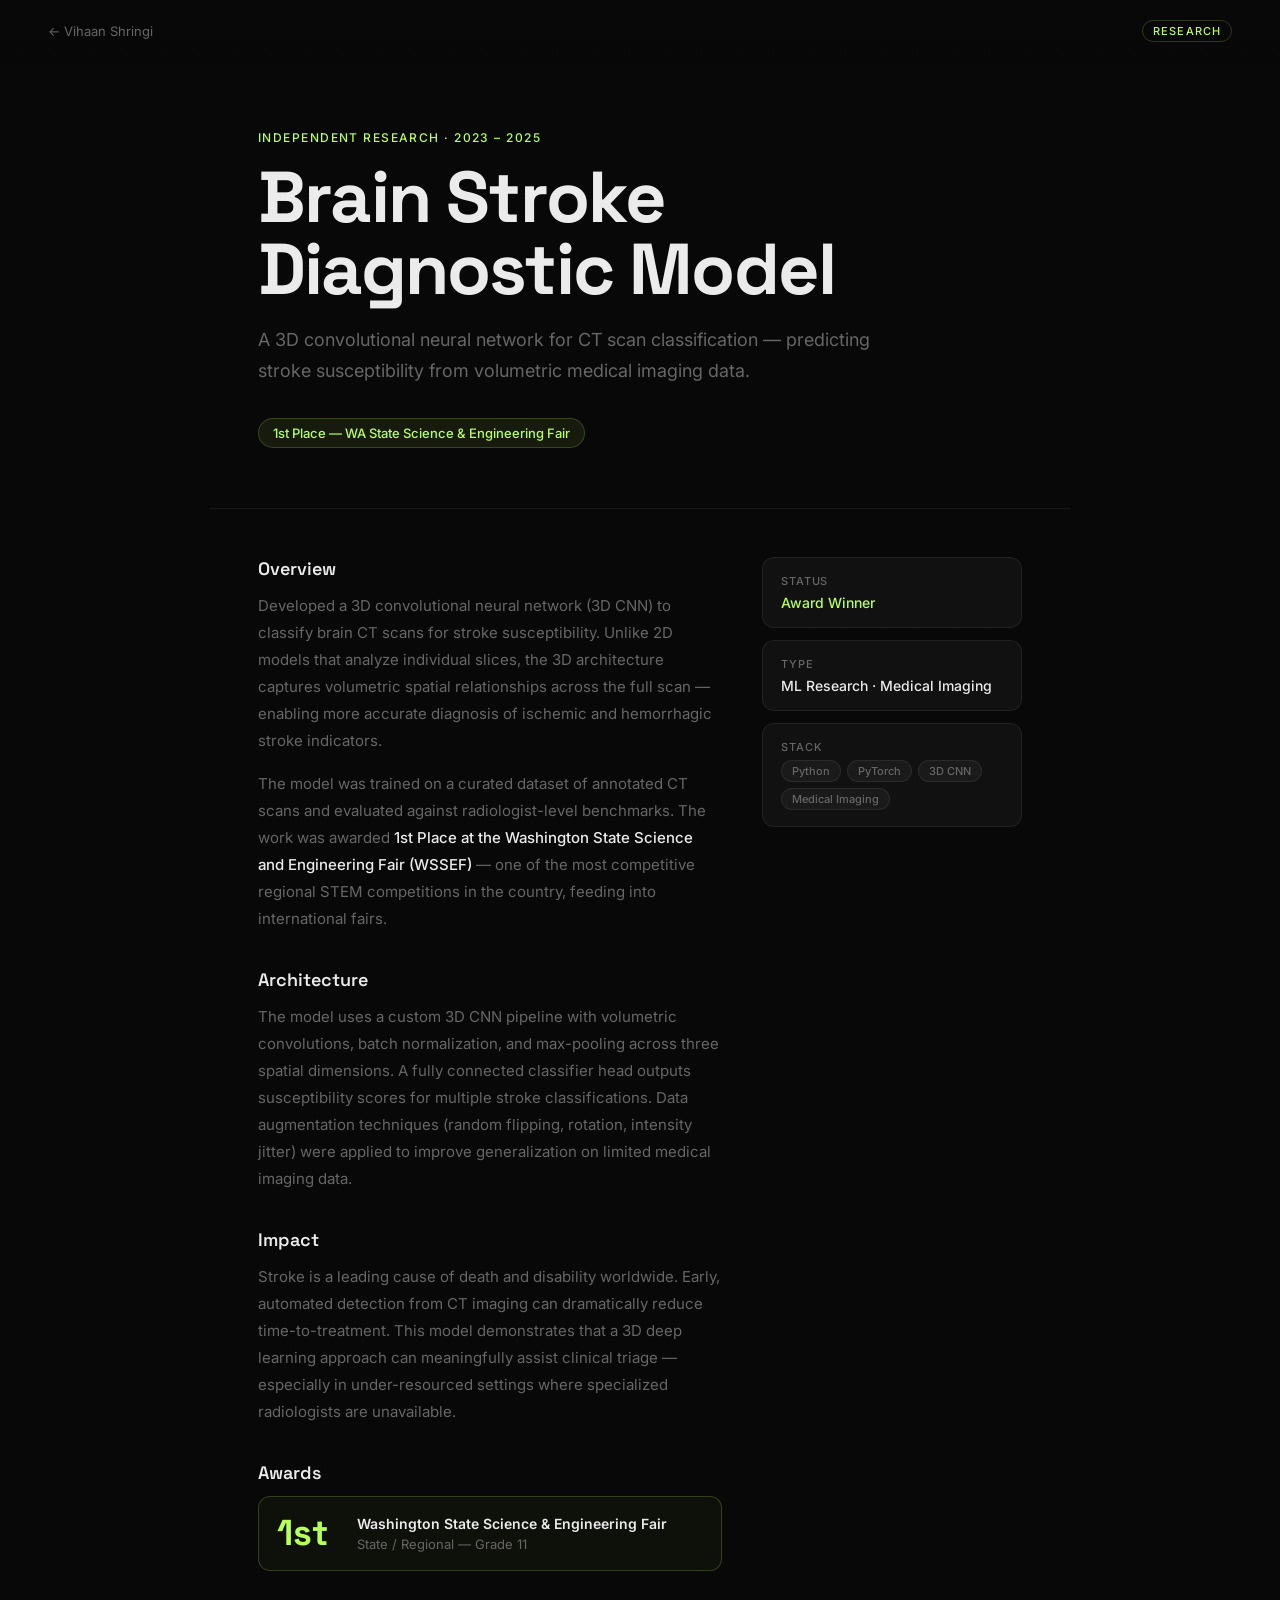
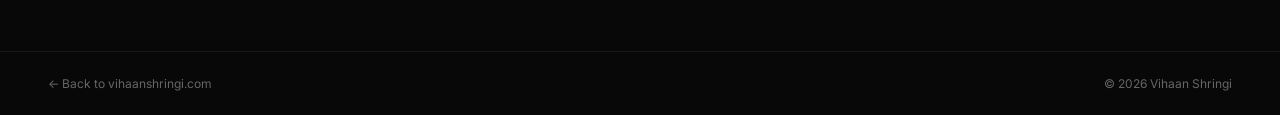
<file: projects/brain-stroke.html>
<!DOCTYPE html>
<html lang="en">
<head>
  <meta charset="UTF-8" /><meta name="viewport" content="width=device-width, initial-scale=1.0" />
  <title>Brain Stroke Classifier — Vihaan Shringi</title>
  <link rel="preconnect" href="https://fonts.googleapis.com" />
  <link href="https://fonts.googleapis.com/css2?family=Space+Grotesk:wght@300;400;500;600;700&family=Inter:wght@300;400;500;600&display=swap" rel="stylesheet" />
  <link rel="stylesheet" href="_project.css" />
  <link rel="icon" type="image/webp" href="../favicon.webp" />
  <link rel="icon" type="image/png" href="../favicon.png" />
  <link rel="apple-touch-icon" href="../apple-touch-icon.png" />
</head>
<body>
  <div id="cursor"></div><div id="cursor-ring"></div>
  <nav><a href="../index.html" class="back">← Vihaan Shringi</a><span class="nav-tag">Research</span></nav>

  <main>
    <section class="proj-hero reveal">
      <div class="eyebrow">Independent Research · 2023 – 2025</div>
      <h1>Brain Stroke Diagnostic Model</h1>
      <p class="proj-tagline">A 3D convolutional neural network for CT scan classification — predicting stroke susceptibility from volumetric medical imaging data.</p>
      <div class="link-row">
        <span class="award-badge">1st Place — WA State Science &amp; Engineering Fair</span>
      </div>
    </section>

    <section class="proj-body">
      <div class="proj-grid">
        <div class="proj-main reveal">
          <h2>Overview</h2>
          <p>Developed a 3D convolutional neural network (3D CNN) to classify brain CT scans for stroke susceptibility. Unlike 2D models that analyze individual slices, the 3D architecture captures volumetric spatial relationships across the full scan — enabling more accurate diagnosis of ischemic and hemorrhagic stroke indicators.</p>
          <p>The model was trained on a curated dataset of annotated CT scans and evaluated against radiologist-level benchmarks. The work was awarded <strong>1st Place at the Washington State Science and Engineering Fair (WSSEF)</strong> — one of the most competitive regional STEM competitions in the country, feeding into international fairs.</p>

          <h2>Architecture</h2>
          <p>The model uses a custom 3D CNN pipeline with volumetric convolutions, batch normalization, and max-pooling across three spatial dimensions. A fully connected classifier head outputs susceptibility scores for multiple stroke classifications. Data augmentation techniques (random flipping, rotation, intensity jitter) were applied to improve generalization on limited medical imaging data.</p>

          <h2>Impact</h2>
          <p>Stroke is a leading cause of death and disability worldwide. Early, automated detection from CT imaging can dramatically reduce time-to-treatment. This model demonstrates that a 3D deep learning approach can meaningfully assist clinical triage — especially in under-resourced settings where specialized radiologists are unavailable.</p>

          <h2>Awards</h2>
          <div class="award-list">
            <div class="award-item featured">
              <div class="award-num">1st</div>
              <div class="award-info">
                <div class="award-title">Washington State Science &amp; Engineering Fair</div>
                <div class="award-sub">State / Regional — Grade 11</div>
              </div>
            </div>
          </div>
        </div>

        <div class="proj-sidebar">
          <div class="sidebar-card reveal">
            <div class="sidebar-label">Status</div>
            <div class="sidebar-val accent">Award Winner</div>
          </div>
          <div class="sidebar-card reveal">
            <div class="sidebar-label">Type</div>
            <div class="sidebar-val">ML Research · Medical Imaging</div>
          </div>
          <div class="sidebar-card reveal">
            <div class="sidebar-label">Stack</div>
            <div class="chips">
              <span class="chip">Python</span><span class="chip">PyTorch</span>
              <span class="chip">3D CNN</span><span class="chip">Medical Imaging</span>
            </div>
          </div>
        </div>
      </div>
    </section>
  </main>

  <footer><a href="../index.html">← Back to vihaanshringi.com</a><span>© 2026 Vihaan Shringi</span></footer>
  <script src="_project.js"></script>
</body>
</html>
</file>
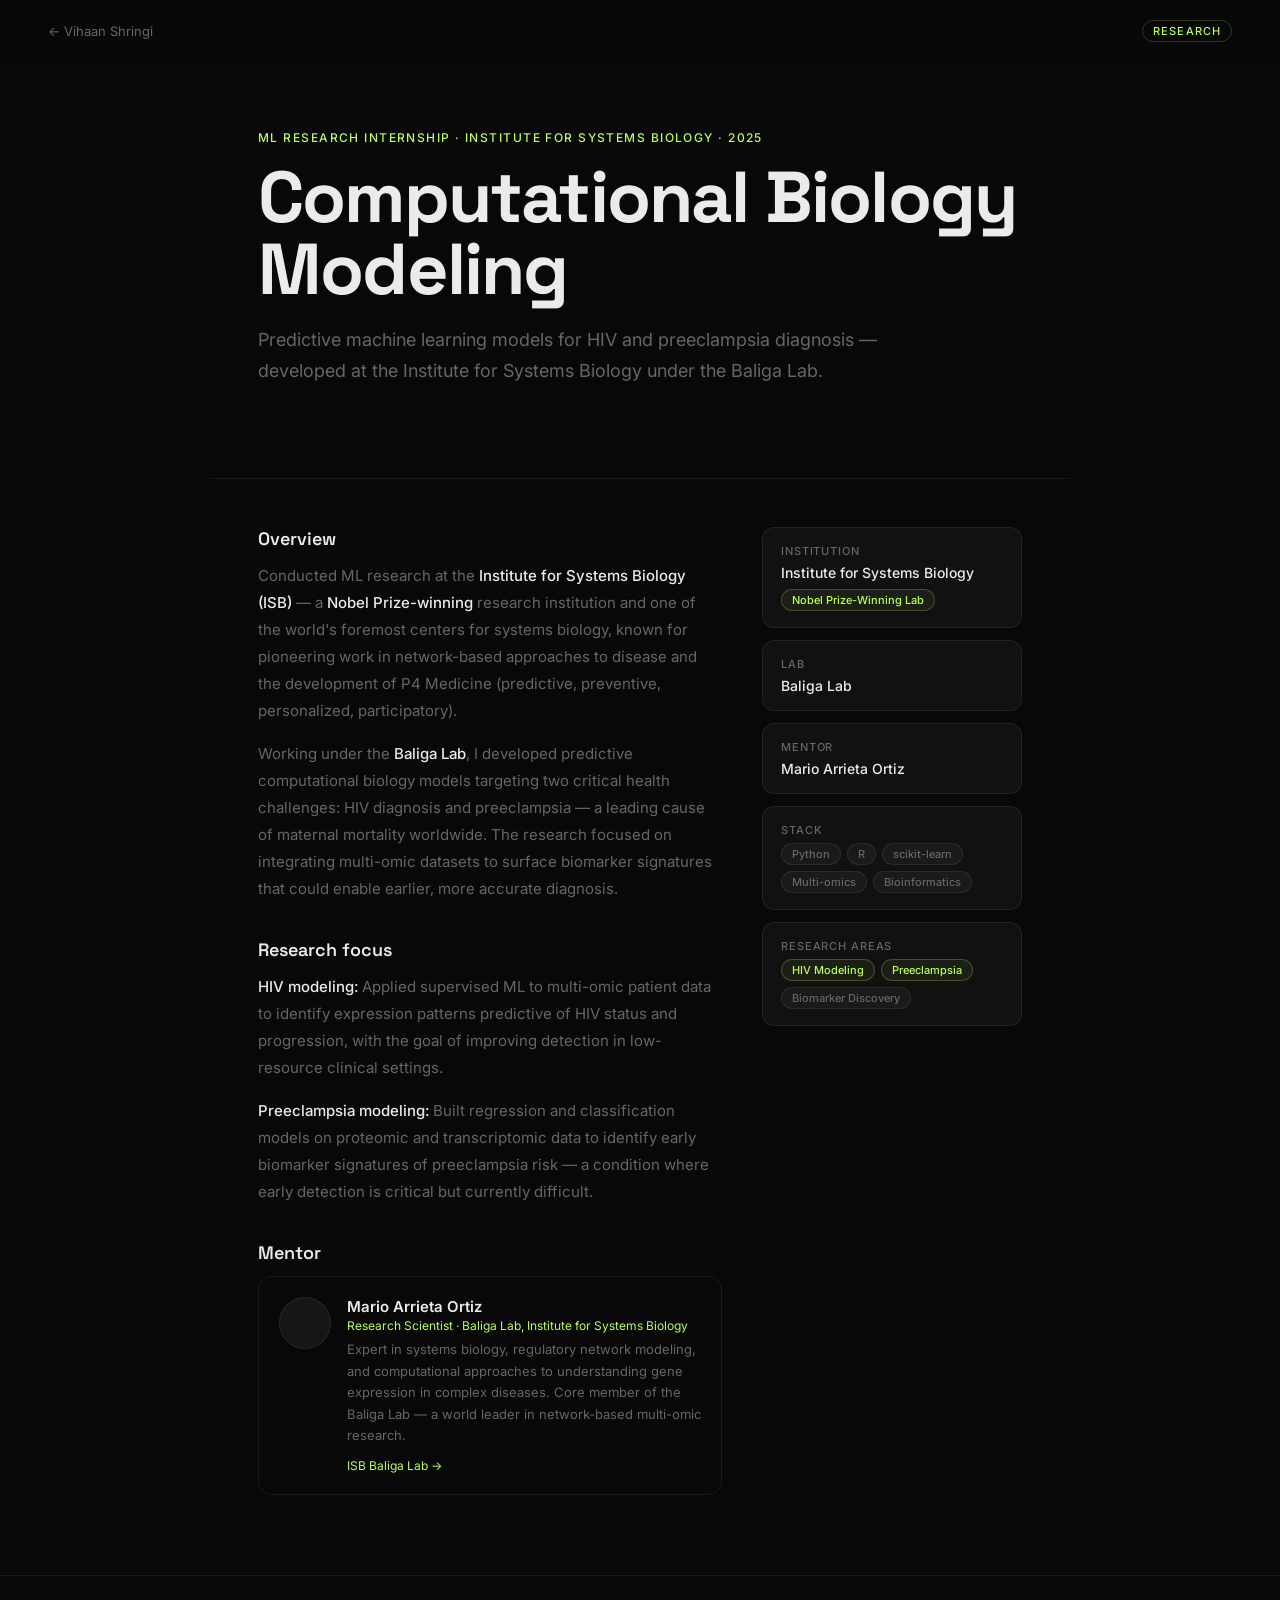
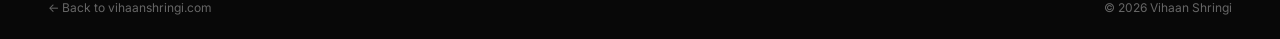
<file: projects/isb-research.html>
<!DOCTYPE html>
<html lang="en">
<head>
  <meta charset="UTF-8" /><meta name="viewport" content="width=device-width, initial-scale=1.0" />
  <title>ISB ML Research — Vihaan Shringi</title>
  <link rel="preconnect" href="https://fonts.googleapis.com" />
  <link href="https://fonts.googleapis.com/css2?family=Space+Grotesk:wght@300;400;500;600;700&family=Inter:wght@300;400;500;600&display=swap" rel="stylesheet" />
  <link rel="stylesheet" href="_project.css" />
  <link rel="icon" type="image/webp" href="../favicon.webp" />
  <link rel="icon" type="image/png" href="../favicon.png" />
  <link rel="apple-touch-icon" href="../apple-touch-icon.png" />
</head>
<body>
  <div id="cursor"></div><div id="cursor-ring"></div>
  <nav><a href="../index.html" class="back">← Vihaan Shringi</a><span class="nav-tag">Research</span></nav>

  <main>
    <section class="proj-hero reveal">
      <div class="eyebrow">ML Research Internship · Institute for Systems Biology · 2025</div>
      <h1>Computational Biology Modeling</h1>
      <p class="proj-tagline">Predictive machine learning models for HIV and preeclampsia diagnosis — developed at the Institute for Systems Biology under the Baliga Lab.</p>
    </section>

    <section class="proj-body">
      <div class="proj-grid">
        <div class="proj-main reveal">
          <h2>Overview</h2>
          <p>Conducted ML research at the <strong>Institute for Systems Biology (ISB)</strong> — a <strong>Nobel Prize-winning</strong> research institution and one of the world's foremost centers for systems biology, known for pioneering work in network-based approaches to disease and the development of P4 Medicine (predictive, preventive, personalized, participatory).</p>
          <p>Working under the <strong>Baliga Lab</strong>, I developed predictive computational biology models targeting two critical health challenges: HIV diagnosis and preeclampsia — a leading cause of maternal mortality worldwide. The research focused on integrating multi-omic datasets to surface biomarker signatures that could enable earlier, more accurate diagnosis.</p>

          <h2>Research focus</h2>
          <p><strong>HIV modeling:</strong> Applied supervised ML to multi-omic patient data to identify expression patterns predictive of HIV status and progression, with the goal of improving detection in low-resource clinical settings.</p>
          <p><strong>Preeclampsia modeling:</strong> Built regression and classification models on proteomic and transcriptomic data to identify early biomarker signatures of preeclampsia risk — a condition where early detection is critical but currently difficult.</p>

          <h2>Mentor</h2>
          <div class="people-list">
            <div class="person-card">
              <div class="person-avatar" style="background:var(--surface2)">
                <img src="https://systemsbiology.org/wp-content/uploads/Mario-Arrieta.jpg" alt="Mario Arrieta Ortiz"
                  onerror="this.parentElement.classList.add('fallback');this.remove();this.parentElement.textContent='MA'">
              </div>
              <div class="person-info">
                <div class="person-name">Mario Arrieta Ortiz</div>
                <div class="person-title">Research Scientist · Baliga Lab, Institute for Systems Biology</div>
                <div class="person-bio">Expert in systems biology, regulatory network modeling, and computational approaches to understanding gene expression in complex diseases. Core member of the Baliga Lab — a world leader in network-based multi-omic research.</div>
                <a href="https://systemsbiology.org" target="_blank" class="person-link">ISB Baliga Lab →</a>
              </div>
            </div>
          </div>
        </div>

        <div class="proj-sidebar">
          <div class="sidebar-card reveal">
            <div class="sidebar-label">Institution</div>
            <div class="sidebar-val">Institute for Systems Biology</div>
            <div class="chips" style="margin-top:8px"><span class="chip a">Nobel Prize-Winning Lab</span></div>
          </div>
          <div class="sidebar-card reveal">
            <div class="sidebar-label">Lab</div>
            <div class="sidebar-val">Baliga Lab</div>
          </div>
          <div class="sidebar-card reveal">
            <div class="sidebar-label">Mentor</div>
            <div class="sidebar-val">Mario Arrieta Ortiz</div>
          </div>
          <div class="sidebar-card reveal">
            <div class="sidebar-label">Stack</div>
            <div class="chips">
              <span class="chip">Python</span><span class="chip">R</span>
              <span class="chip">scikit-learn</span><span class="chip">Multi-omics</span>
              <span class="chip">Bioinformatics</span>
            </div>
          </div>
          <div class="sidebar-card reveal">
            <div class="sidebar-label">Research areas</div>
            <div class="chips">
              <span class="chip a">HIV Modeling</span>
              <span class="chip a">Preeclampsia</span>
              <span class="chip">Biomarker Discovery</span>
            </div>
          </div>
        </div>
      </div>
    </section>
  </main>

  <footer><a href="../index.html">← Back to vihaanshringi.com</a><span>© 2026 Vihaan Shringi</span></footer>
  <script src="_project.js"></script>
</body>
</html>
</file>
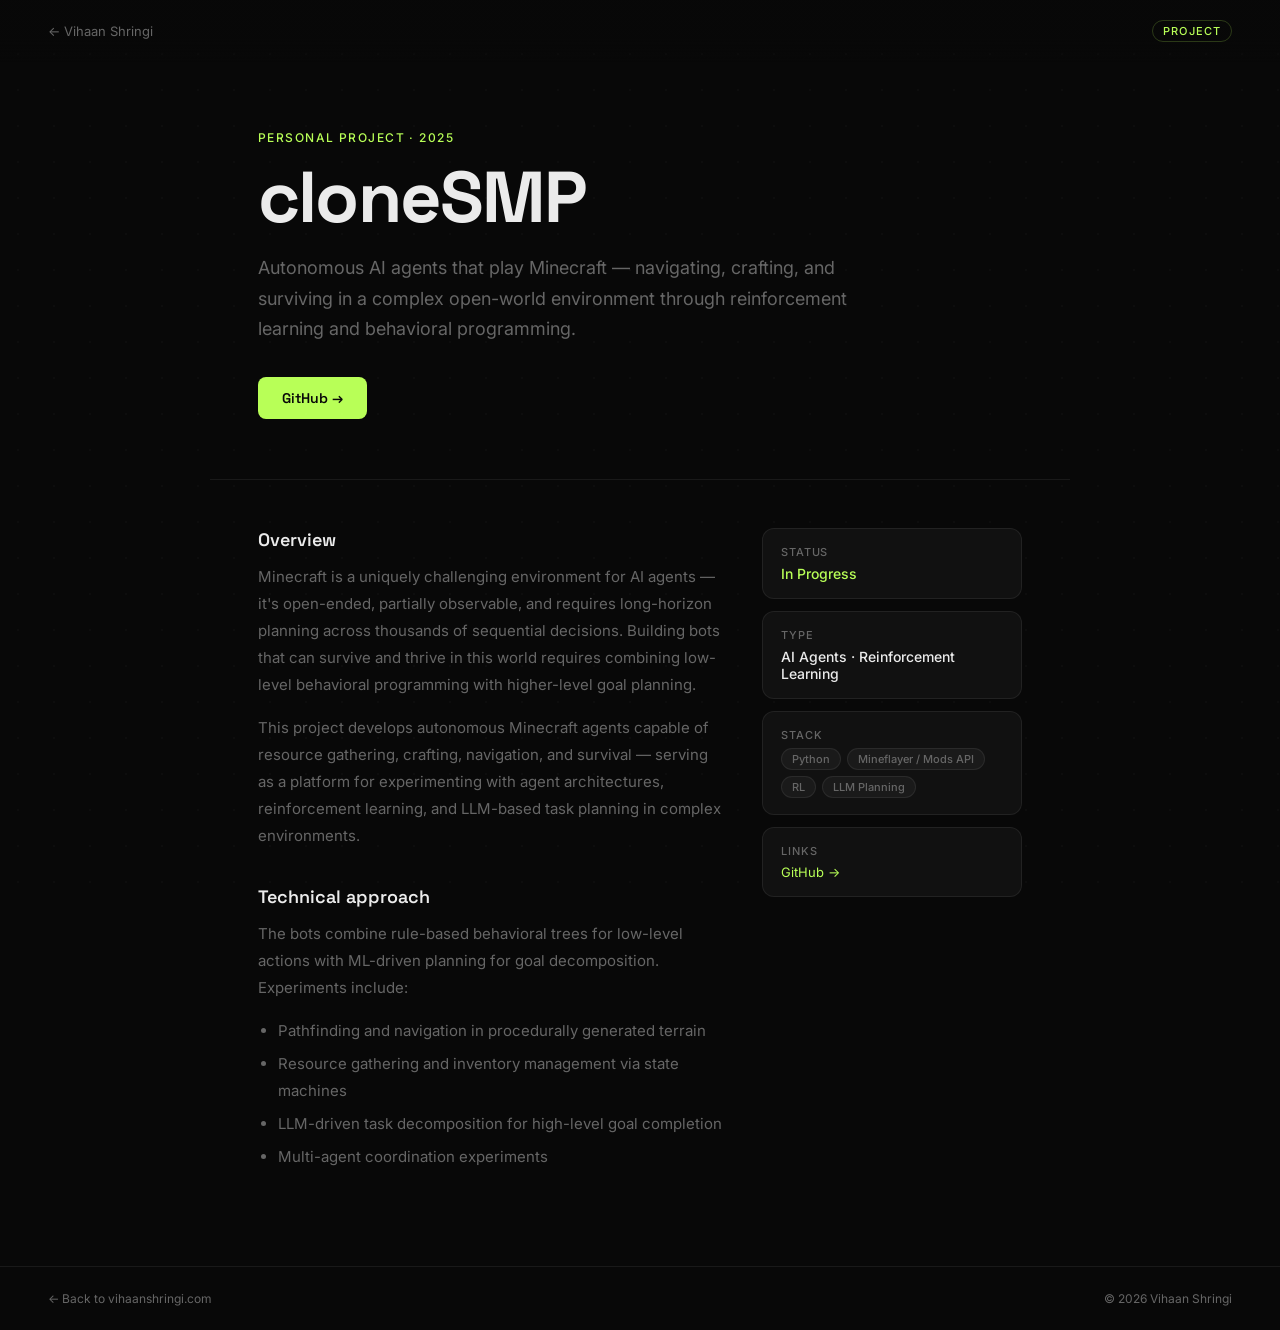
<file: projects/minecraft-bots.html>
<!DOCTYPE html>
<html lang="en">
<head>
  <meta charset="UTF-8" /><meta name="viewport" content="width=device-width, initial-scale=1.0" />
  <title>cloneSMP — Vihaan Shringi</title>
  <link rel="preconnect" href="https://fonts.googleapis.com" />
  <link href="https://fonts.googleapis.com/css2?family=Space+Grotesk:wght@300;400;500;600;700&family=Inter:wght@300;400;500;600&display=swap" rel="stylesheet" />
  <link rel="stylesheet" href="_project.css" />
  <link rel="icon" type="image/webp" href="../favicon.webp" />
  <link rel="icon" type="image/png" href="../favicon.png" />
  <link rel="apple-touch-icon" href="../apple-touch-icon.png" />
</head>
<body>
  <div id="cursor"></div><div id="cursor-ring"></div>
  <nav><a href="../index.html" class="back">← Vihaan Shringi</a><span class="nav-tag">Project</span></nav>

  <main>
    <section class="proj-hero reveal">
      <div class="eyebrow">Personal Project · 2025</div>
      <h1>cloneSMP</h1>
      <p class="proj-tagline">Autonomous AI agents that play Minecraft — navigating, crafting, and surviving in a complex open-world environment through reinforcement learning and behavioral programming.</p>
      <div class="link-row">
        <a href="https://github.com/v1hns" target="_blank" class="proj-link-btn primary">GitHub →</a>
      </div>
    </section>

    <section class="proj-body">
      <div class="proj-grid">
        <div class="proj-main reveal">
          <h2>Overview</h2>
          <p>Minecraft is a uniquely challenging environment for AI agents — it's open-ended, partially observable, and requires long-horizon planning across thousands of sequential decisions. Building bots that can survive and thrive in this world requires combining low-level behavioral programming with higher-level goal planning.</p>
          <p>This project develops autonomous Minecraft agents capable of resource gathering, crafting, navigation, and survival — serving as a platform for experimenting with agent architectures, reinforcement learning, and LLM-based task planning in complex environments.</p>

          <h2>Technical approach</h2>
          <p>The bots combine rule-based behavioral trees for low-level actions with ML-driven planning for goal decomposition. Experiments include:</p>
          <ul>
            <li>Pathfinding and navigation in procedurally generated terrain</li>
            <li>Resource gathering and inventory management via state machines</li>
            <li>LLM-driven task decomposition for high-level goal completion</li>
            <li>Multi-agent coordination experiments</li>
          </ul>
        </div>

        <div class="proj-sidebar">
          <div class="sidebar-card reveal">
            <div class="sidebar-label">Status</div>
            <div class="sidebar-val accent">In Progress</div>
          </div>
          <div class="sidebar-card reveal">
            <div class="sidebar-label">Type</div>
            <div class="sidebar-val">AI Agents · Reinforcement Learning</div>
          </div>
          <div class="sidebar-card reveal">
            <div class="sidebar-label">Stack</div>
            <div class="chips">
              <span class="chip">Python</span>
              <span class="chip">Mineflayer / Mods API</span>
              <span class="chip">RL</span>
              <span class="chip">LLM Planning</span>
            </div>
          </div>
          <div class="sidebar-card reveal">
            <div class="sidebar-label">Links</div>
            <a href="https://github.com/v1hns" target="_blank" class="sidebar-link">GitHub →</a>
          </div>
        </div>
      </div>
    </section>
  </main>

  <footer><a href="../index.html">← Back to vihaanshringi.com</a><span>© 2026 Vihaan Shringi</span></footer>
  <script src="_project.js"></script>
</body>
</html>
</file>
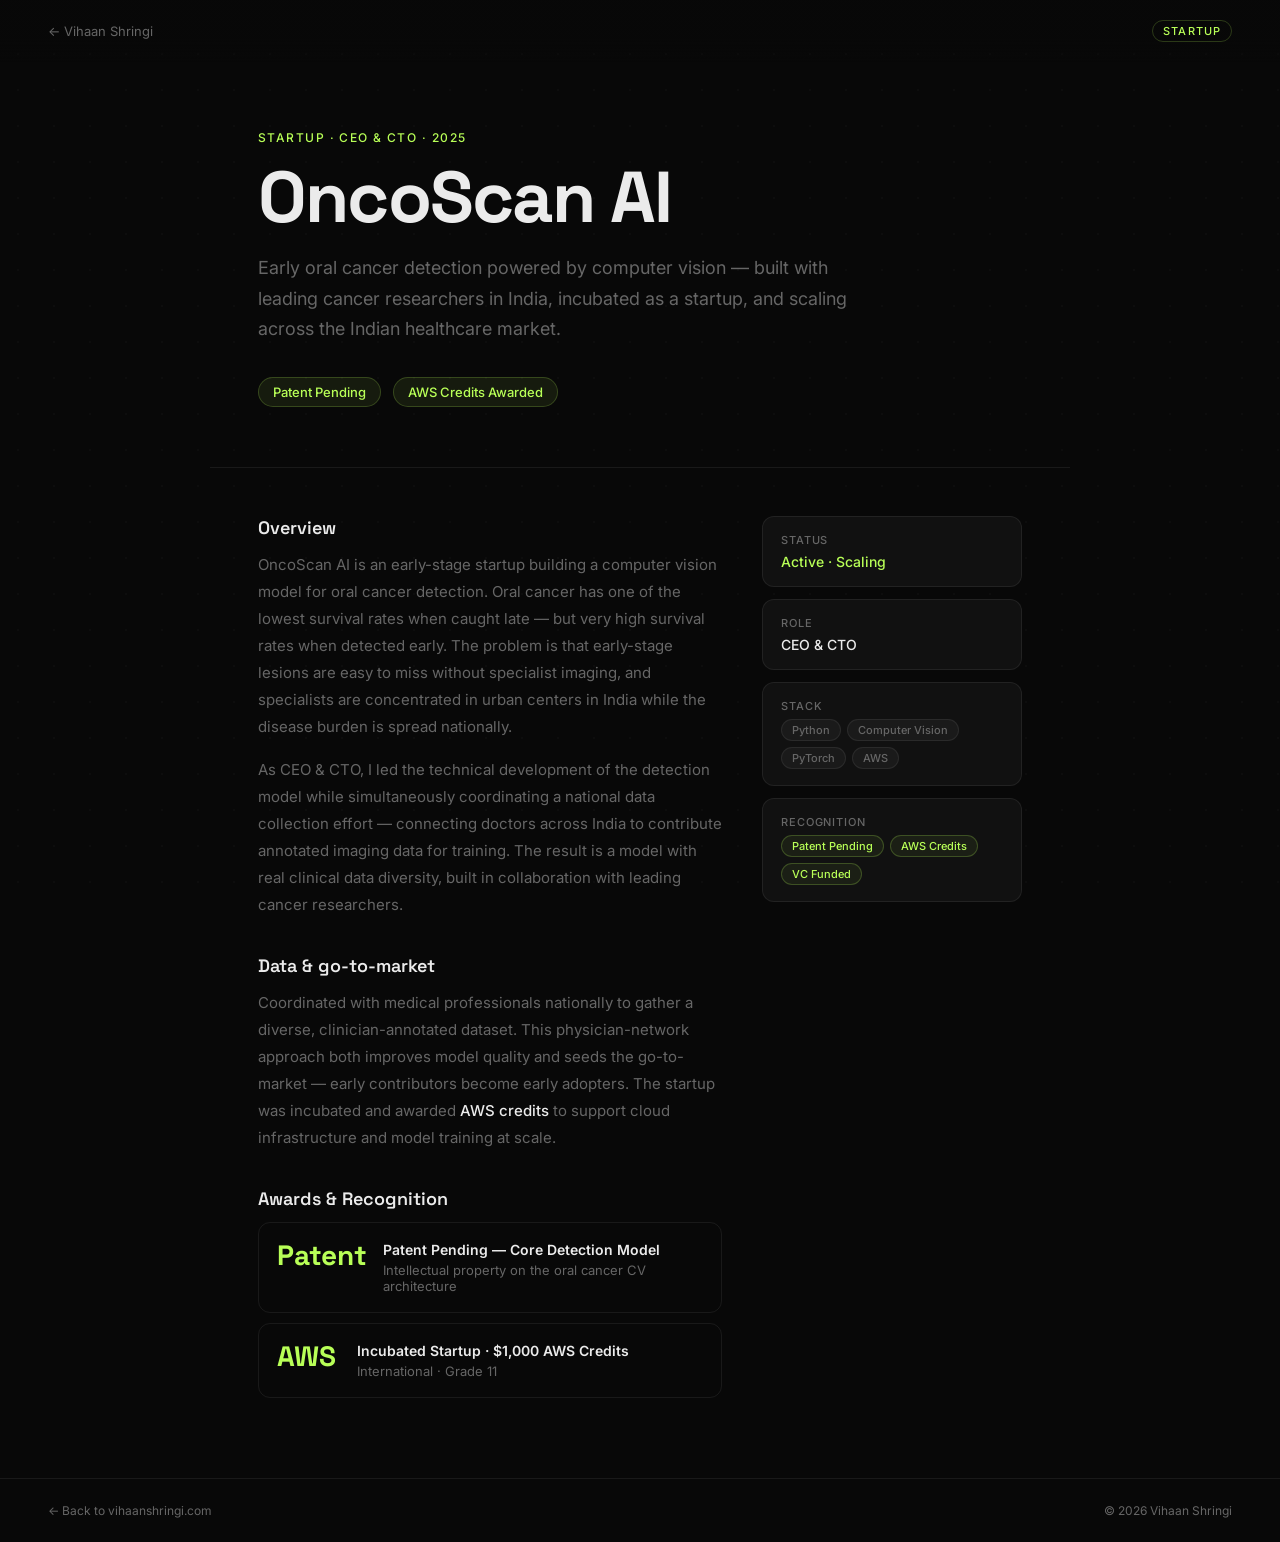
<file: projects/oncoscan.html>
<!DOCTYPE html>
<html lang="en">
<head>
  <meta charset="UTF-8" /><meta name="viewport" content="width=device-width, initial-scale=1.0" />
  <title>OncoScan AI — Vihaan Shringi</title>
  <link rel="preconnect" href="https://fonts.googleapis.com" />
  <link href="https://fonts.googleapis.com/css2?family=Space+Grotesk:wght@300;400;500;600;700&family=Inter:wght@300;400;500;600&display=swap" rel="stylesheet" />
  <link rel="stylesheet" href="_project.css" />
  <link rel="icon" type="image/webp" href="../favicon.webp" />
  <link rel="icon" type="image/png" href="../favicon.png" />
  <link rel="apple-touch-icon" href="../apple-touch-icon.png" />
</head>
<body>
  <div id="cursor"></div><div id="cursor-ring"></div>
  <nav><a href="../index.html" class="back">← Vihaan Shringi</a><span class="nav-tag">Startup</span></nav>

  <main>
    <section class="proj-hero reveal">
      <div class="eyebrow">Startup · CEO &amp; CTO · 2025</div>
      <h1>OncoScan AI</h1>
      <p class="proj-tagline">Early oral cancer detection powered by computer vision — built with leading cancer researchers in India, incubated as a startup, and scaling across the Indian healthcare market.</p>
      <div class="link-row">
        <span class="award-badge">Patent Pending</span>
        <span class="award-badge">AWS Credits Awarded</span>
      </div>
    </section>

    <section class="proj-body">
      <div class="proj-grid">
        <div class="proj-main reveal">
          <h2>Overview</h2>
          <p>OncoScan AI is an early-stage startup building a computer vision model for oral cancer detection. Oral cancer has one of the lowest survival rates when caught late — but very high survival rates when detected early. The problem is that early-stage lesions are easy to miss without specialist imaging, and specialists are concentrated in urban centers in India while the disease burden is spread nationally.</p>
          <p>As CEO &amp; CTO, I led the technical development of the detection model while simultaneously coordinating a national data collection effort — connecting doctors across India to contribute annotated imaging data for training. The result is a model with real clinical data diversity, built in collaboration with leading cancer researchers.</p>

          <h2>Data &amp; go-to-market</h2>
          <p>Coordinated with medical professionals nationally to gather a diverse, clinician-annotated dataset. This physician-network approach both improves model quality and seeds the go-to-market — early contributors become early adopters. The startup was incubated and awarded <strong>AWS credits</strong> to support cloud infrastructure and model training at scale.</p>

          <h2>Awards &amp; Recognition</h2>
          <div class="award-list">
            <div class="award-item">
              <div class="award-num" style="font-size:28px">Patent</div>
              <div class="award-info">
                <div class="award-title">Patent Pending — Core Detection Model</div>
                <div class="award-sub">Intellectual property on the oral cancer CV architecture</div>
              </div>
            </div>
            <div class="award-item">
              <div class="award-num" style="font-size:28px">AWS</div>
              <div class="award-info">
                <div class="award-title">Incubated Startup · $1,000 AWS Credits</div>
                <div class="award-sub">International · Grade 11</div>
              </div>
            </div>
          </div>
        </div>

        <div class="proj-sidebar">
          <div class="sidebar-card reveal">
            <div class="sidebar-label">Status</div>
            <div class="sidebar-val accent">Active · Scaling</div>
          </div>
          <div class="sidebar-card reveal">
            <div class="sidebar-label">Role</div>
            <div class="sidebar-val">CEO &amp; CTO</div>
          </div>
          <div class="sidebar-card reveal">
            <div class="sidebar-label">Stack</div>
            <div class="chips">
              <span class="chip">Python</span><span class="chip">Computer Vision</span>
              <span class="chip">PyTorch</span><span class="chip">AWS</span>
            </div>
          </div>
          <div class="sidebar-card reveal">
            <div class="sidebar-label">Recognition</div>
            <div class="chips">
              <span class="chip a">Patent Pending</span>
              <span class="chip a">AWS Credits</span>
              <span class="chip a">VC Funded</span>
            </div>
          </div>
        </div>
      </div>
    </section>
  </main>

  <footer><a href="../index.html">← Back to vihaanshringi.com</a><span>© 2026 Vihaan Shringi</span></footer>
  <script src="_project.js"></script>
</body>
</html>
</file>
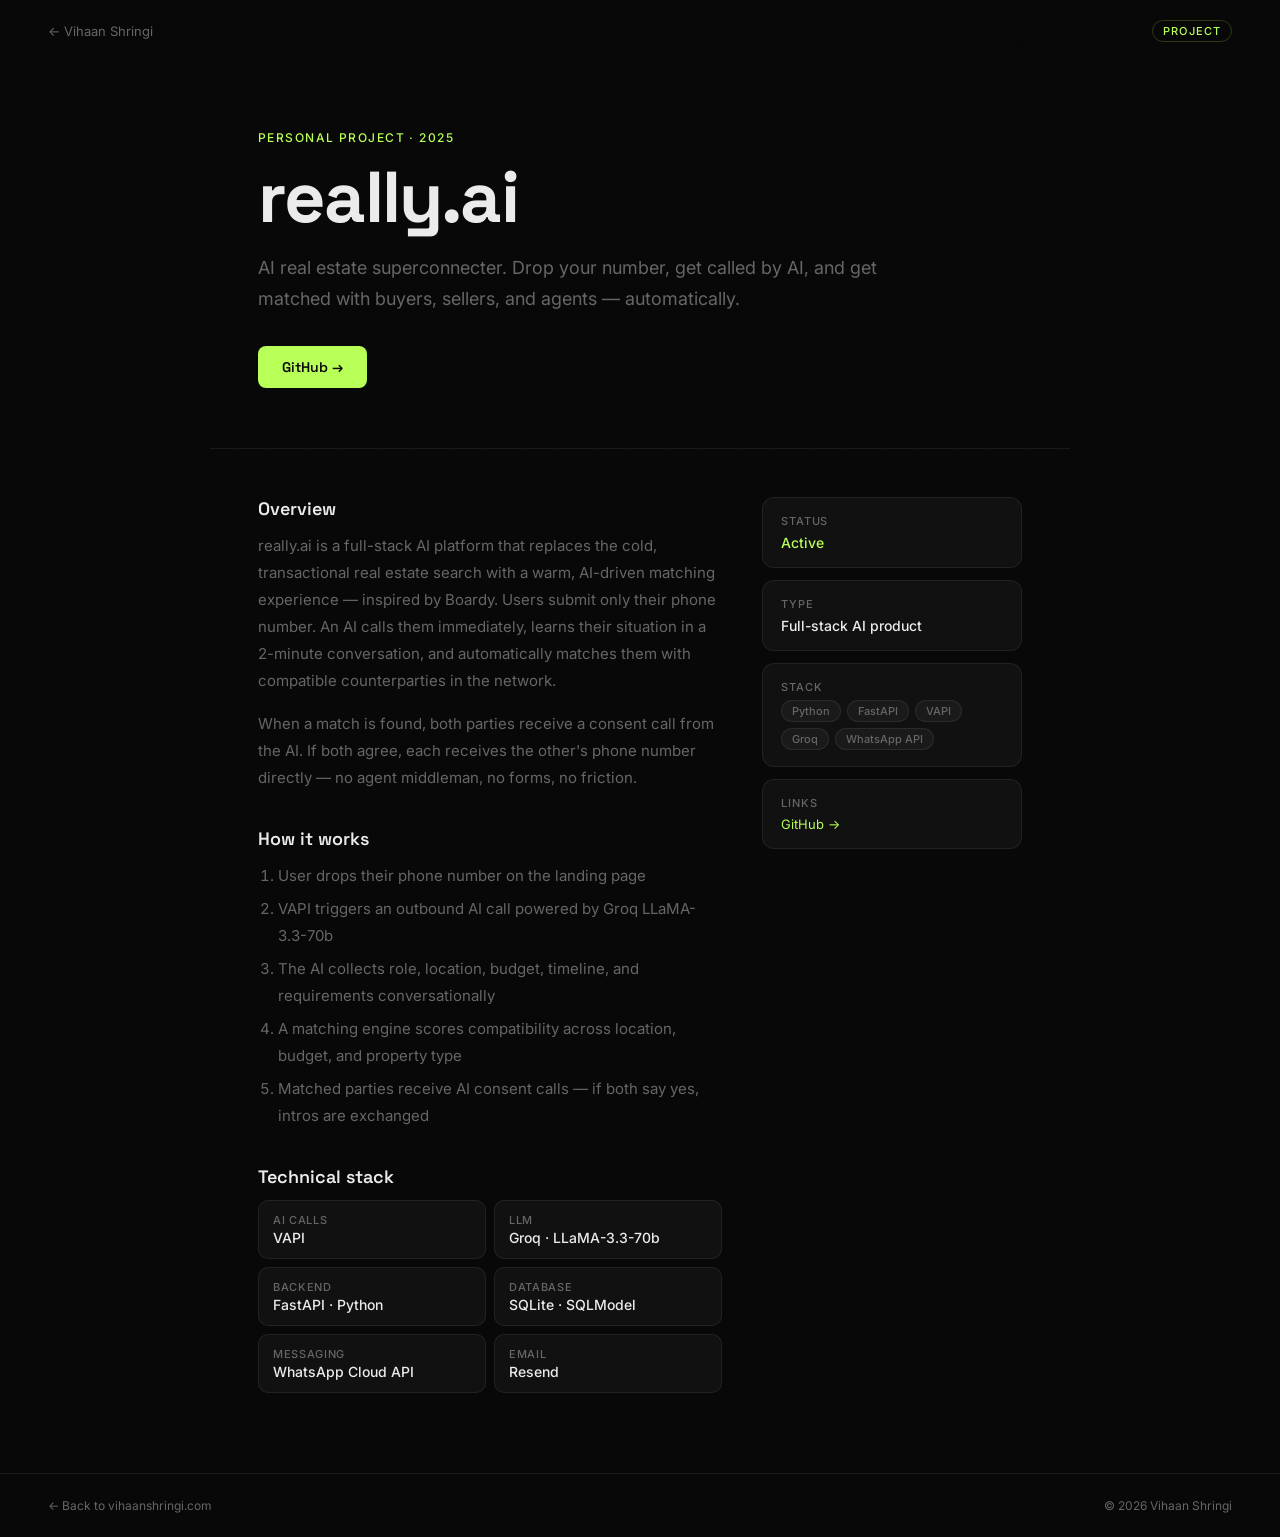
<file: projects/really-ai.html>
<!DOCTYPE html>
<html lang="en">
<head>
  <meta charset="UTF-8" /><meta name="viewport" content="width=device-width, initial-scale=1.0" />
  <title>really.ai — Vihaan Shringi</title>
  <link rel="preconnect" href="https://fonts.googleapis.com" />
  <link href="https://fonts.googleapis.com/css2?family=Space+Grotesk:wght@300;400;500;600;700&family=Inter:wght@300;400;500;600&display=swap" rel="stylesheet" />
  <link rel="stylesheet" href="_project.css" />
  <link rel="icon" type="image/webp" href="../favicon.webp" />
  <link rel="icon" type="image/png" href="../favicon.png" />
  <link rel="apple-touch-icon" href="../apple-touch-icon.png" />
</head>
<body>
  <div id="cursor"></div><div id="cursor-ring"></div>
  <nav>
    <a href="../index.html" class="back">← Vihaan Shringi</a>
    <span class="nav-tag">Project</span>
  </nav>

  <main>
    <section class="proj-hero reveal">
      <div class="eyebrow">Personal Project · 2025</div>
      <h1>really.ai</h1>
      <p class="proj-tagline">AI real estate superconnecter. Drop your number, get called by AI, and get matched with buyers, sellers, and agents — automatically.</p>
      <div class="link-row">
        <a href="https://github.com/v1hns/really.ai" target="_blank" class="proj-link-btn primary">GitHub →</a>
      </div>
    </section>

    <section class="proj-body">
      <div class="proj-grid">
        <div class="proj-main reveal">
          <h2>Overview</h2>
          <p>really.ai is a full-stack AI platform that replaces the cold, transactional real estate search with a warm, AI-driven matching experience — inspired by Boardy. Users submit only their phone number. An AI calls them immediately, learns their situation in a 2-minute conversation, and automatically matches them with compatible counterparties in the network.</p>
          <p>When a match is found, both parties receive a consent call from the AI. If both agree, each receives the other's phone number directly — no agent middleman, no forms, no friction.</p>

          <h2>How it works</h2>
          <ol>
            <li>User drops their phone number on the landing page</li>
            <li>VAPI triggers an outbound AI call powered by Groq LLaMA-3.3-70b</li>
            <li>The AI collects role, location, budget, timeline, and requirements conversationally</li>
            <li>A matching engine scores compatibility across location, budget, and property type</li>
            <li>Matched parties receive AI consent calls — if both say yes, intros are exchanged</li>
          </ol>

          <h2>Technical stack</h2>
          <div class="stack-grid">
            <div class="stack-item"><span class="stack-label">AI Calls</span><span>VAPI</span></div>
            <div class="stack-item"><span class="stack-label">LLM</span><span>Groq · LLaMA-3.3-70b</span></div>
            <div class="stack-item"><span class="stack-label">Backend</span><span>FastAPI · Python</span></div>
            <div class="stack-item"><span class="stack-label">Database</span><span>SQLite · SQLModel</span></div>
            <div class="stack-item"><span class="stack-label">Messaging</span><span>WhatsApp Cloud API</span></div>
            <div class="stack-item"><span class="stack-label">Email</span><span>Resend</span></div>
          </div>
        </div>

        <div class="proj-sidebar">
          <div class="sidebar-card reveal">
            <div class="sidebar-label">Status</div>
            <div class="sidebar-val accent">Active</div>
          </div>
          <div class="sidebar-card reveal">
            <div class="sidebar-label">Type</div>
            <div class="sidebar-val">Full-stack AI product</div>
          </div>
          <div class="sidebar-card reveal">
            <div class="sidebar-label">Stack</div>
            <div class="chips">
              <span class="chip">Python</span><span class="chip">FastAPI</span>
              <span class="chip">VAPI</span><span class="chip">Groq</span>
              <span class="chip">WhatsApp API</span>
            </div>
          </div>
          <div class="sidebar-card reveal">
            <div class="sidebar-label">Links</div>
            <a href="https://github.com/v1hns/really.ai" target="_blank" class="sidebar-link">GitHub →</a>
          </div>
        </div>
      </div>
    </section>
  </main>

  <footer><a href="../index.html">← Back to vihaanshringi.com</a><span>© 2026 Vihaan Shringi</span></footer>
  <script src="_project.js"></script>
</body>
</html>
</file>
<file: projects/_project.css>
:root {
  --bg: #080808; --surface: #111; --surface2: #161616;
  --border: rgba(255,255,255,0.07); --border2: rgba(255,255,255,0.12);
  --text: #ebebeb; --muted: #666; --accent: #b8ff57;
}
*, *::before, *::after { box-sizing: border-box; margin: 0; padding: 0; }
html { scroll-behavior: smooth; }
body {
  background: var(--bg); color: var(--text);
  font-family: 'Inter', sans-serif; -webkit-font-smoothing: antialiased;
  overflow-x: hidden; cursor: none;
}
body::before {
  content: ''; position: fixed; inset: 0;
  background-image: radial-gradient(rgba(255,255,255,0.025) 1px, transparent 1px);
  background-size: 36px 36px; pointer-events: none; z-index: 0;
}
#cursor { position: fixed; width: 8px; height: 8px; background: var(--accent); border-radius: 50%; pointer-events: none; z-index: 9999; transform: translate(-50%,-50%); mix-blend-mode: difference; }
#cursor-ring { position: fixed; width: 38px; height: 38px; border: 1.5px solid rgba(184,255,87,0.35); border-radius: 50%; pointer-events: none; z-index: 9998; transform: translate(-50%,-50%); transition: width .25s, height .25s; }
body.hovered #cursor-ring { width: 54px; height: 54px; border-color: rgba(184,255,87,0.6); }
h1,h2,h3,h4 { font-family: 'Space Grotesk', sans-serif; }
a { color: inherit; text-decoration: none; }
p { color: var(--muted); font-size: 15px; line-height: 1.8; margin-bottom: 16px; }
ul, ol { padding-left: 20px; margin-bottom: 16px; }
ul li, ol li { color: var(--muted); font-size: 15px; line-height: 1.8; margin-bottom: 6px; }
strong { color: var(--text); font-weight: 500; }

.reveal { opacity: 0; transform: translateY(20px); transition: opacity .6s ease, transform .6s ease; }
.reveal.in { opacity: 1; transform: none; }

/* NAV */
nav {
  position: fixed; top: 0; width: 100%; z-index: 100;
  padding: 20px 48px; display: flex; align-items: center; justify-content: space-between;
}
nav::after {
  content: ''; position: absolute; inset: 0;
  background: linear-gradient(to bottom, rgba(8,8,8,0.95) 60%, transparent);
  pointer-events: none;
}
.back {
  position: relative; z-index: 1; font-size: 13px; color: var(--muted);
  display: flex; align-items: center; gap: 6px;
  transition: color 0.2s;
}
.back:hover { color: var(--text); }
.nav-tag {
  position: relative; z-index: 1; font-size: 11px; font-weight: 500;
  color: var(--accent); letter-spacing: 0.1em; text-transform: uppercase;
  border: 1px solid rgba(184,255,87,0.2); border-radius: 99px; padding: 3px 10px;
}

/* HERO */
.proj-hero {
  padding: 130px 48px 60px; max-width: 860px; margin: 0 auto;
  border-bottom: 1px solid var(--border);
}
.eyebrow {
  font-size: 12px; font-weight: 500; color: var(--accent);
  letter-spacing: 0.12em; text-transform: uppercase; margin-bottom: 16px;
}
.proj-hero h1 {
  font-size: clamp(40px, 6vw, 72px); font-weight: 700;
  line-height: 1; letter-spacing: -0.025em; margin-bottom: 20px;
}
.proj-tagline { font-size: 18px; color: var(--muted); line-height: 1.7; max-width: 620px; margin-bottom: 32px; }
.link-row { display: flex; flex-wrap: wrap; gap: 12px; align-items: center; }
.proj-link-btn {
  display: inline-flex; align-items: center; gap: 8px;
  font-family: 'Space Grotesk', sans-serif; font-size: 14px; font-weight: 600;
  padding: 12px 24px; border-radius: 8px; transition: transform 0.2s, box-shadow 0.2s;
}
.proj-link-btn.primary {
  background: var(--accent); color: #080808;
}
.proj-link-btn.primary:hover { transform: translateY(-2px); box-shadow: 0 8px 24px rgba(184,255,87,0.2); }
.proj-link-btn.ghost {
  border: 1px solid var(--border2); color: var(--text);
}
.proj-link-btn.ghost:hover { border-color: rgba(255,255,255,0.2); background: rgba(255,255,255,0.04); }
.award-badge {
  display: inline-flex; align-items: center; gap: 6px;
  font-size: 13px; font-weight: 500; color: var(--accent);
  background: rgba(184,255,87,0.08); border: 1px solid rgba(184,255,87,0.2);
  border-radius: 99px; padding: 6px 14px;
}

/* BODY */
.proj-body { max-width: 860px; margin: 0 auto; padding: 48px 48px 80px; }
.proj-grid { display: grid; grid-template-columns: 1fr 260px; gap: 40px; align-items: start; }
.proj-main h2 {
  font-size: 18px; font-weight: 600; color: var(--text);
  margin-bottom: 12px; margin-top: 36px;
}
.proj-main h2:first-child { margin-top: 0; }

/* Stack grid */
.stack-grid { display: grid; grid-template-columns: 1fr 1fr; gap: 8px; margin-top: 4px; }
.stack-item {
  display: flex; flex-direction: column; gap: 2px;
  background: var(--surface); border: 1px solid var(--border);
  border-radius: 10px; padding: 12px 14px;
}
.stack-label { font-size: 11px; color: var(--muted); font-weight: 500; text-transform: uppercase; letter-spacing: 0.06em; }
.stack-item span:last-child { font-size: 14px; font-weight: 500; color: var(--text); }

/* Sidebar */
.proj-sidebar { position: sticky; top: 90px; display: flex; flex-direction: column; gap: 12px; }
.sidebar-card {
  background: var(--surface); border: 1px solid var(--border);
  border-radius: 12px; padding: 16px 18px;
}
.sidebar-label { font-size: 11px; font-weight: 500; color: var(--muted); text-transform: uppercase; letter-spacing: 0.08em; margin-bottom: 6px; }
.sidebar-val { font-size: 14px; font-weight: 500; color: var(--text); }
.sidebar-val.accent { color: var(--accent); }
.sidebar-link { display: flex; align-items: center; gap: 4px; font-size: 13px; color: var(--accent); margin-top: 4px; }
.sidebar-link:hover { text-decoration: underline; }

/* Chips */
.chips { display: flex; flex-wrap: wrap; gap: 6px; margin-top: 6px; }
.chip {
  font-size: 11px; font-weight: 500; color: var(--muted);
  background: rgba(255,255,255,0.04); border: 1px solid var(--border);
  border-radius: 99px; padding: 3px 10px;
}
.chip.a { color: var(--accent); border-color: rgba(184,255,87,0.22); background: rgba(184,255,87,0.06); }

/* Awards */
.award-list { display: flex; flex-direction: column; gap: 10px; margin-top: 12px; }
.award-item {
  display: flex; align-items: flex-start; gap: 16px;
  border: 1px solid var(--border); border-radius: 12px; padding: 18px;
}
.award-item.featured { border-color: rgba(184,255,87,0.2); background: rgba(184,255,87,0.04); }
.award-num {
  font-family: 'Space Grotesk', sans-serif; font-size: 36px;
  font-weight: 700; color: var(--accent); line-height: 1; flex-shrink: 0; min-width: 64px;
}
.award-title { font-size: 14px; font-weight: 600; color: var(--text); margin-bottom: 4px; }
.award-sub { font-size: 13px; color: var(--muted); }

/* People */
.people-list { display: flex; flex-direction: column; gap: 16px; margin-top: 12px; }
.person-card {
  display: flex; gap: 16px; align-items: flex-start;
  border: 1px solid var(--border); border-radius: 14px; padding: 20px;
  transition: border-color 0.2s;
}
.person-card:hover { border-color: var(--border2); }
.person-avatar {
  width: 52px; height: 52px; border-radius: 50%;
  border: 1px solid var(--border); overflow: hidden; flex-shrink: 0;
  display: flex; align-items: center; justify-content: center;
  font-family: 'Space Grotesk', sans-serif; font-size: 14px; font-weight: 700; color: var(--accent);
}
.person-avatar img { width: 100%; height: 100%; object-fit: cover; }
.person-avatar.fallback { color: var(--accent); }
.person-name { font-size: 15px; font-weight: 600; color: var(--text); margin-bottom: 2px; }
.person-title { font-size: 12px; color: var(--accent); margin-bottom: 6px; }
.person-bio { font-size: 13px; color: var(--muted); line-height: 1.65; margin-bottom: 8px; }
.person-link { font-size: 12px; color: var(--accent); }
.person-link:hover { text-decoration: underline; }

/* Footer */
footer {
  border-top: 1px solid var(--border); padding: 24px 48px;
  display: flex; align-items: center; justify-content: space-between;
  color: var(--muted); font-size: 12px; max-width: 100%;
}
footer a { color: var(--muted); transition: color 0.2s; }
footer a:hover { color: var(--text); }

/* Mobile */
@media (max-width: 768px) {
  body { cursor: auto; }
  #cursor, #cursor-ring { display: none; }
  nav { padding: 16px 24px; }
  .proj-hero { padding: 100px 24px 48px; }
  .proj-body { padding: 32px 24px 64px; }
  .proj-grid { grid-template-columns: 1fr; }
  .proj-sidebar { position: static; }
  .stack-grid { grid-template-columns: 1fr; }
  footer { flex-direction: column; gap: 8px; text-align: center; padding: 20px 24px; }
}
</file>
